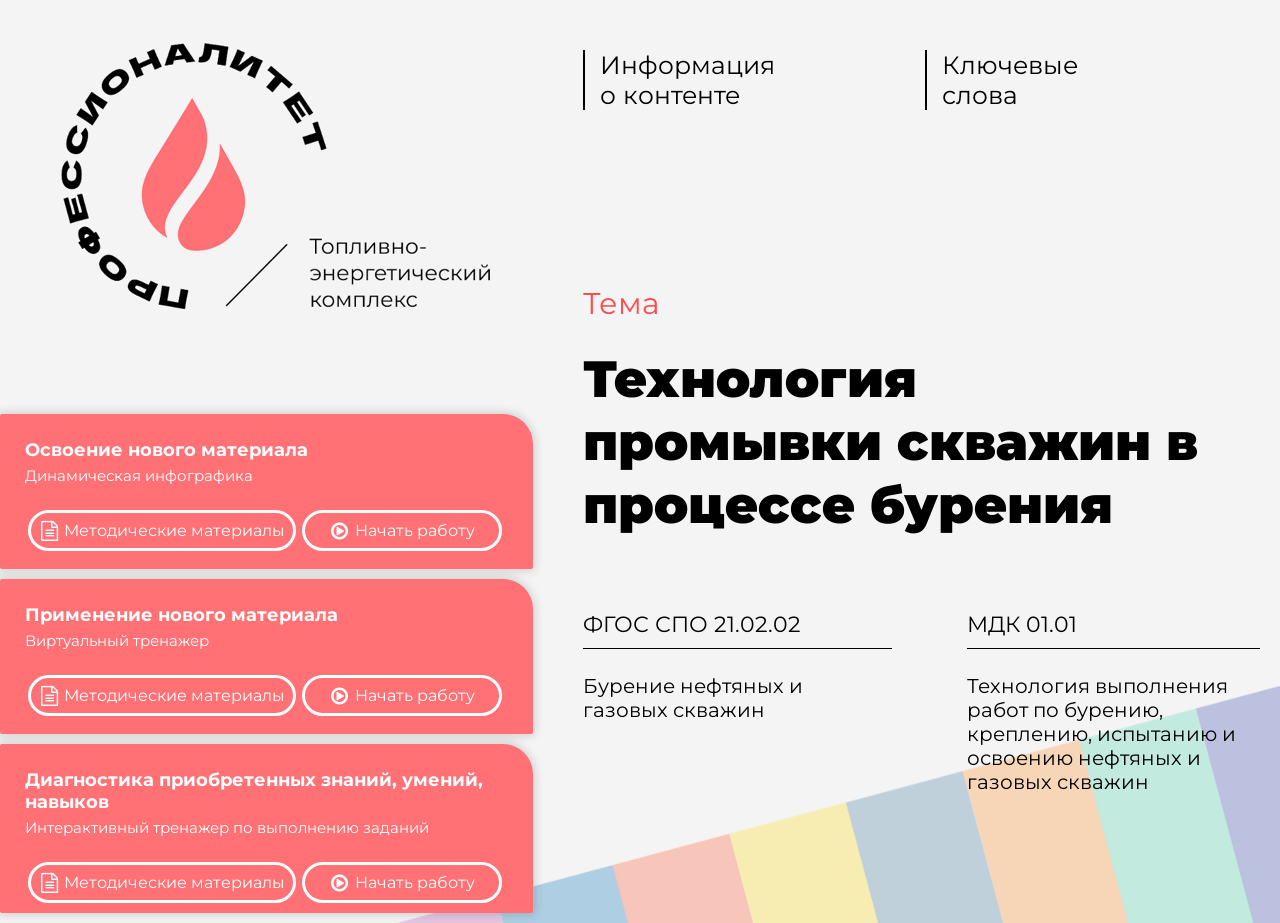
<file: index.html>
<!DOCTYPE html>
<html lang="en">
<head>
    <meta charset="UTF-8">
    <meta name="viewport" content="width=device-width, initial-scale=1.0">
    <script src="./data/data_main_p.js"></script>
    <script src="./scripts/main_page.js" defer></script>
    <title id="title_text_place"> </title>
    <link rel="stylesheet" href="https://cdnjs.cloudflare.com/ajax/libs/font-awesome/4.7.0/css/font-awesome.css" integrity="sha512-5A8nwdMOWrSz20fDsjczgUidUBR8liPYU+WymTZP1lmY9G6Oc7HlZv156XqnsgNUzTyMefFTcsFH/tnJE/+xBg==" crossorigin="anonymous" referrerpolicy="no-referrer" />
    <link rel="stylesheet" href="./styles/style.css">
    <link rel="stylesheet" href="./styles/popup.css">
    <link type="Image/x-icon" href="./content/favicon.ico" rel="icon">
</head>
<body class="main_viewport" id="#style-10">
    <div class="main_container">
        <img src="content/main_logo.png" alt="main_logo" class="main_logo1">
        <div class="left_side">
            <div class="main_logo">
                <img src="content/main_logo.png" alt="main_logo" class="main_logo2">
            </div>
            <div class="buttons_content">
                <div class="lern_new_material">
                    <div class="upper_side">
                        <p class="first_word">Освоение нового материала</p>
                        <p id="card_eom_1" class="second_word">Динамическая инфографика</p>
                        <div class="bottom_side">
                            <div class="btn_metod_mat">
                                <a href="#popup3" class="link_metod_mat"><i class="fa fa-file-text-o" aria-hidden="true"></i>
                                    Методические материалы
                                </a>
                            </div>
                            <div class="btn_metod_mat">
                                <a href="./pages/eom_1_unit/index.html" class="link_metod_mat"><i class="fa fa-play-circle-o" aria-hidden="true"></i>
                                    Начать работу
                                </a>
                            </div>
                        </div>
                    </div>
                </div>
                <div class="practic_new_material">
                    <div class="upper_side">
                        <p class="first_word">Применение нового материала</p>
                        <p class="second_word">Виртуальный тренажер</p>
                        <div class="bottom_side">
                            <div class="btn_metod_mat">
                                <a href="#popup4" class="link_metod_mat"><i class="fa fa-file-text-o" aria-hidden="true"></i>
                                    Методические материалы
                                </a>
                            </div>
                            <div class="btn_metod_mat">
                                <a href="./pages/eom_2_unit/index.html" class="link_metod_mat"><i class="fa fa-play-circle-o" aria-hidden="true"></i>
                                    Начать работу
                                </a>
                            </div>
                        </div>
                    </div>
                </div>
                <div class="test_new_material">
                    <div class="upper_side">
                        <p class="first_word">Диагностика приобретенных знаний, умений, навыков</p>
                        <p id="card_eom_3" class="second_word">Интерактивная мини-игра</p>
                        <div class="bottom_side">
                            <div class="btn_metod_mat">
                                <a href="#popup5" class="link_metod_mat"><i class="fa fa-file-text-o" aria-hidden="true"></i>
                                    Методические материалы
                                </a>
                            </div>
                            <div class="btn_metod_mat">
                                <a id="eom_3_ref" href="./pages/eom_3_unit/index.html" class="link_metod_mat"><i class="fa fa-play-circle-o" aria-hidden="true"></i>
                                    Начать работу
                                </a>
                            </div>
                        </div>
                    </div>
                </div>
            </div>
        </div>
        <div class="right_side">
            <div id="upper_right2" class="upper_right">
                <div class="content_info">
                    <a href="#popup1" class="link_content_info">Информация <br>о контенте</br></a>
                </div>
                <div class="key_word">
                    <a href="#popup2" class="link_key_word">Ключевые <br>слова</br></a>
                </div>
            </div>
            <div class="center_right">
                <p class="theme">Тема</p>
                <p class="main_content_name"> 

                </p>
            </div>
            <div class="bottom_right">
                <div class="fgos_and_mdk">
                    <div>
                        <h5 class="fgos">ФГОС СПО <span id="fgos_number"> </span></h5>
                        <p class="fgos_text" id="fgos_text_place">
                            
                        </p>
                    </div>
                    <div>
                        <h5 class="mdk">МДК <span id="mdk_number"> </span></h5>
                        <p class="mdk_text" id="mdk_text_place">
                            
                        </p>
                    </div>
                </div>
            </div>
        </div>
    </div>
    <div id="popup1" class="popup">
        <div class="popup_body">
            <div class="popup_content">
                <div class="popup_header">
                    <h3>Информация о контенте</h3>
                    <a href="#" class="close_popup"><i class="fa fa-times-circle fa-2xl" aria-hidden="true"></i></a>
                </div>
                <div class="popup_text" id="popup_text_1">
                    <h3 class="popup_content_header">ФГОС СПО</h3>
                    <p class="popup_tex_content"></p>
                    <h3 class="popup_content_header">ПОП Профессионалитета</h3>
                    <p class="popup_tex_content"></p>
                    <h3 class="popup_content_header">Профессиональный модуль</h3>
                    <p class="popup_tex_content"></p>
                    <h3 class="popup_content_header">МДК</h3>
                    <p class="popup_tex_content"></p>
                    <h3 class="popup_content_header">Раздел</h3>
                    <p class="popup_tex_content"></p>
                    <h3 class="popup_content_header">Тема</h3>
                    <p class="popup_tex_content"></p>
                </div>
            </div>
        </div>
    </div>
    <div id="popup2" class="popup">
        <div class="popup_body">
            <div class="popup_content">
                <div class="popup_header">
                    <h3>Ключевые слова</h3>
                    <a href="#" class="close_popup"><i class="fa fa-times-circle fa-2xl" aria-hidden="true"></i></a>
                </div>
                <div class="popup_text" id="popup_text_2">

                </div>
            </div>
        </div>
    </div>
    <div id="popup3" class="popup">
        <div class="popup_body">
            <div class="popup_content">
                <div class="popup_header">
                    <h3>  </h3>
                    <a href="#" class="close_popup"><i class="fa fa-times-circle fa-2xl" aria-hidden="true"></i></a>
                </div>
                <div class="popup_text methods" id="popup_text_3">
                </div>
            </div>
        </div>
    </div>
    <div id="popup4" class="popup">
        <div class="popup_body">
            <div class="popup_content">
                <div class="popup_header">
                    <h3> </h3>
                    <a href="#" class="close_popup"><i class="fa fa-times-circle fa-2xl" aria-hidden="true"></i></a>
                </div>
                <div class="popup_text methods" id="popup_text_4">

                </div>
            </div>
        </div>
    </div>
    <div id="popup5" class="popup">
        <div class="popup_body">
            <div class="popup_content">
                <div class="popup_header">
                    <h3>  </h3>
                    <a href="#" class="close_popup"><i class="fa fa-times-circle fa-2xl" aria-hidden="true"></i></a>
                </div>
                <div class="popup_text methods" id="popup_text_5">

                </div>
            </div>
        </div>
    </div>
</body>
</html>
</file>
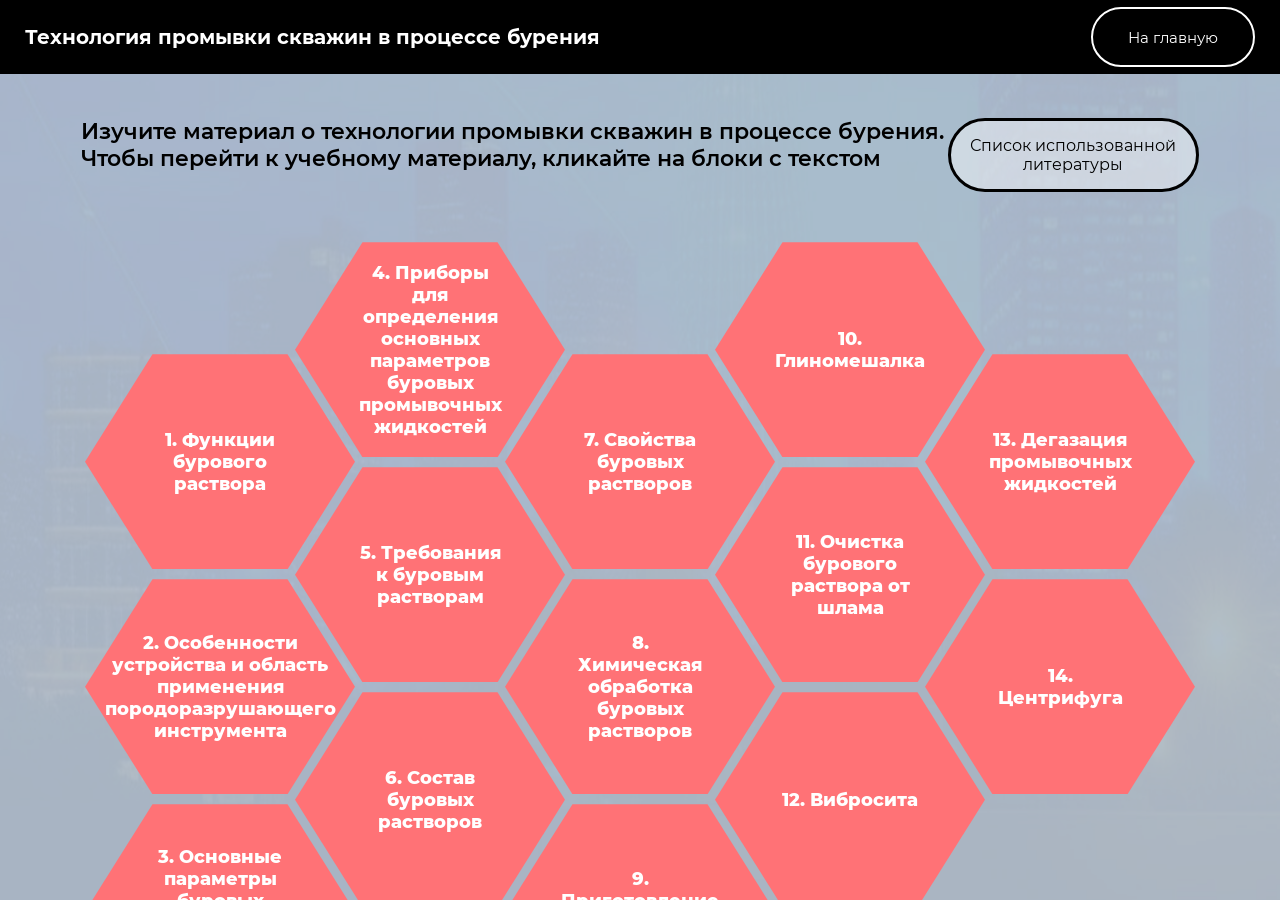
<file: pages/eom_1_unit/index.html>
<!DOCTYPE html>
<html lang="en">
<head id="meta_head">
    <meta charset="UTF-8">
    <meta name="viewport" content="width=device-width, initial-scale=1.0">
    <script src="../../data/data_main_p.js"></script>
    <script src="../../data/data_eom_1.js"></script>
    <script src="./scripts/main.js" defer></script>
    <script src="./scripts/create_pages.js" defer></script>
    <script src="../../scripts/zoom.js" defer></script>
    <script src="../../scripts/katex/katex.js" async></script>
    <script src="../../scripts/katex/katex.min.js" async></script>
    <script src="../../scripts/katex/render.js" async></script>
    <link rel="stylesheet" href="../../scripts/katex/katex.css">
    <link rel="stylesheet" href="../../scripts/katex/katex.min.css">
    <link rel="stylesheet" href="./styles/main.css">
    <link rel="stylesheet" href="../../styles/fonts/stylesheet.css">
    <link rel="stylesheet" href="./styles/custom_pages.css">
    <title id="title_of_eom_1">Test</title>
    <link type="Image/x-icon" href="../../content/favicon.ico" rel="icon">
</head>
<body id="main_window_eom_one">
    <header id="header" class="black_title">
        <h1 id="header_text">Заголовок</h1>
        <button id="backward_button">На главную</button>
    </header>
    <div class="content-wrapper" id="contentWrapper">
        <div id="content"></div>
    </div>
</body>
</html>
</file>
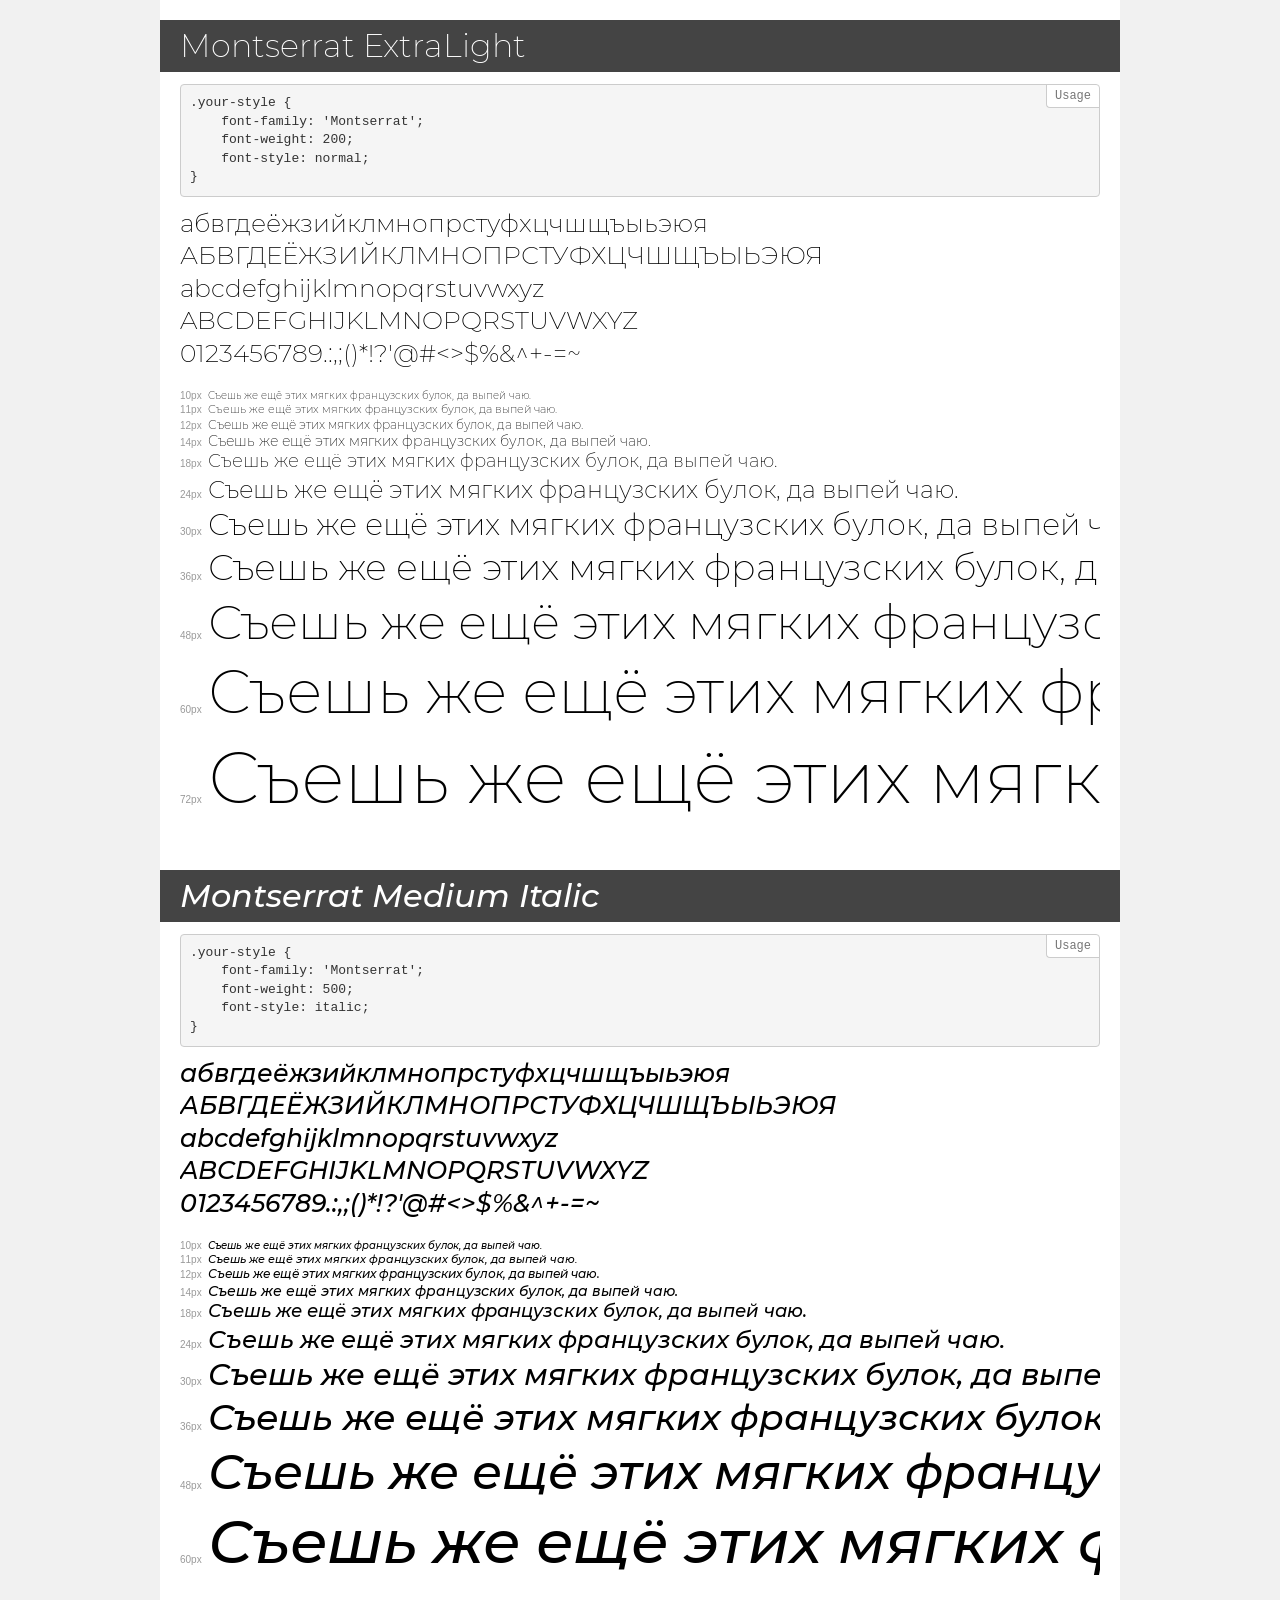
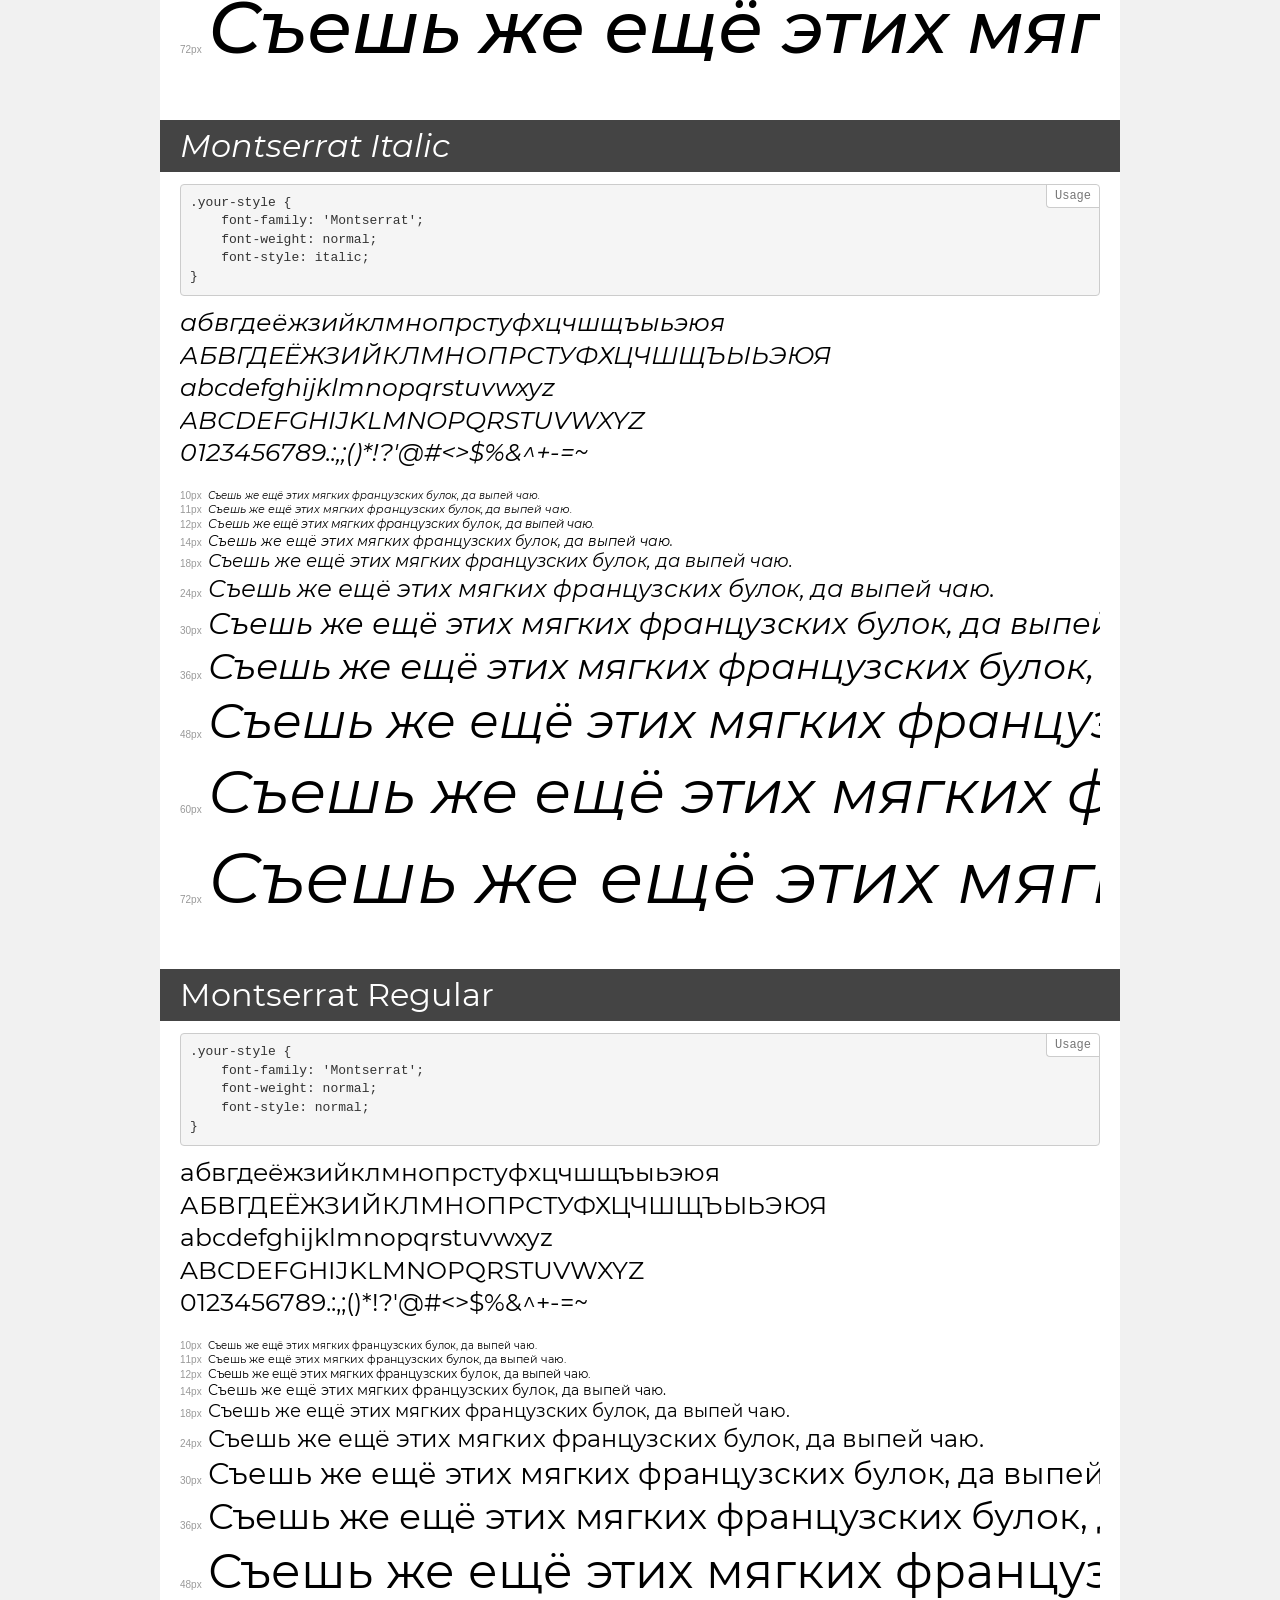
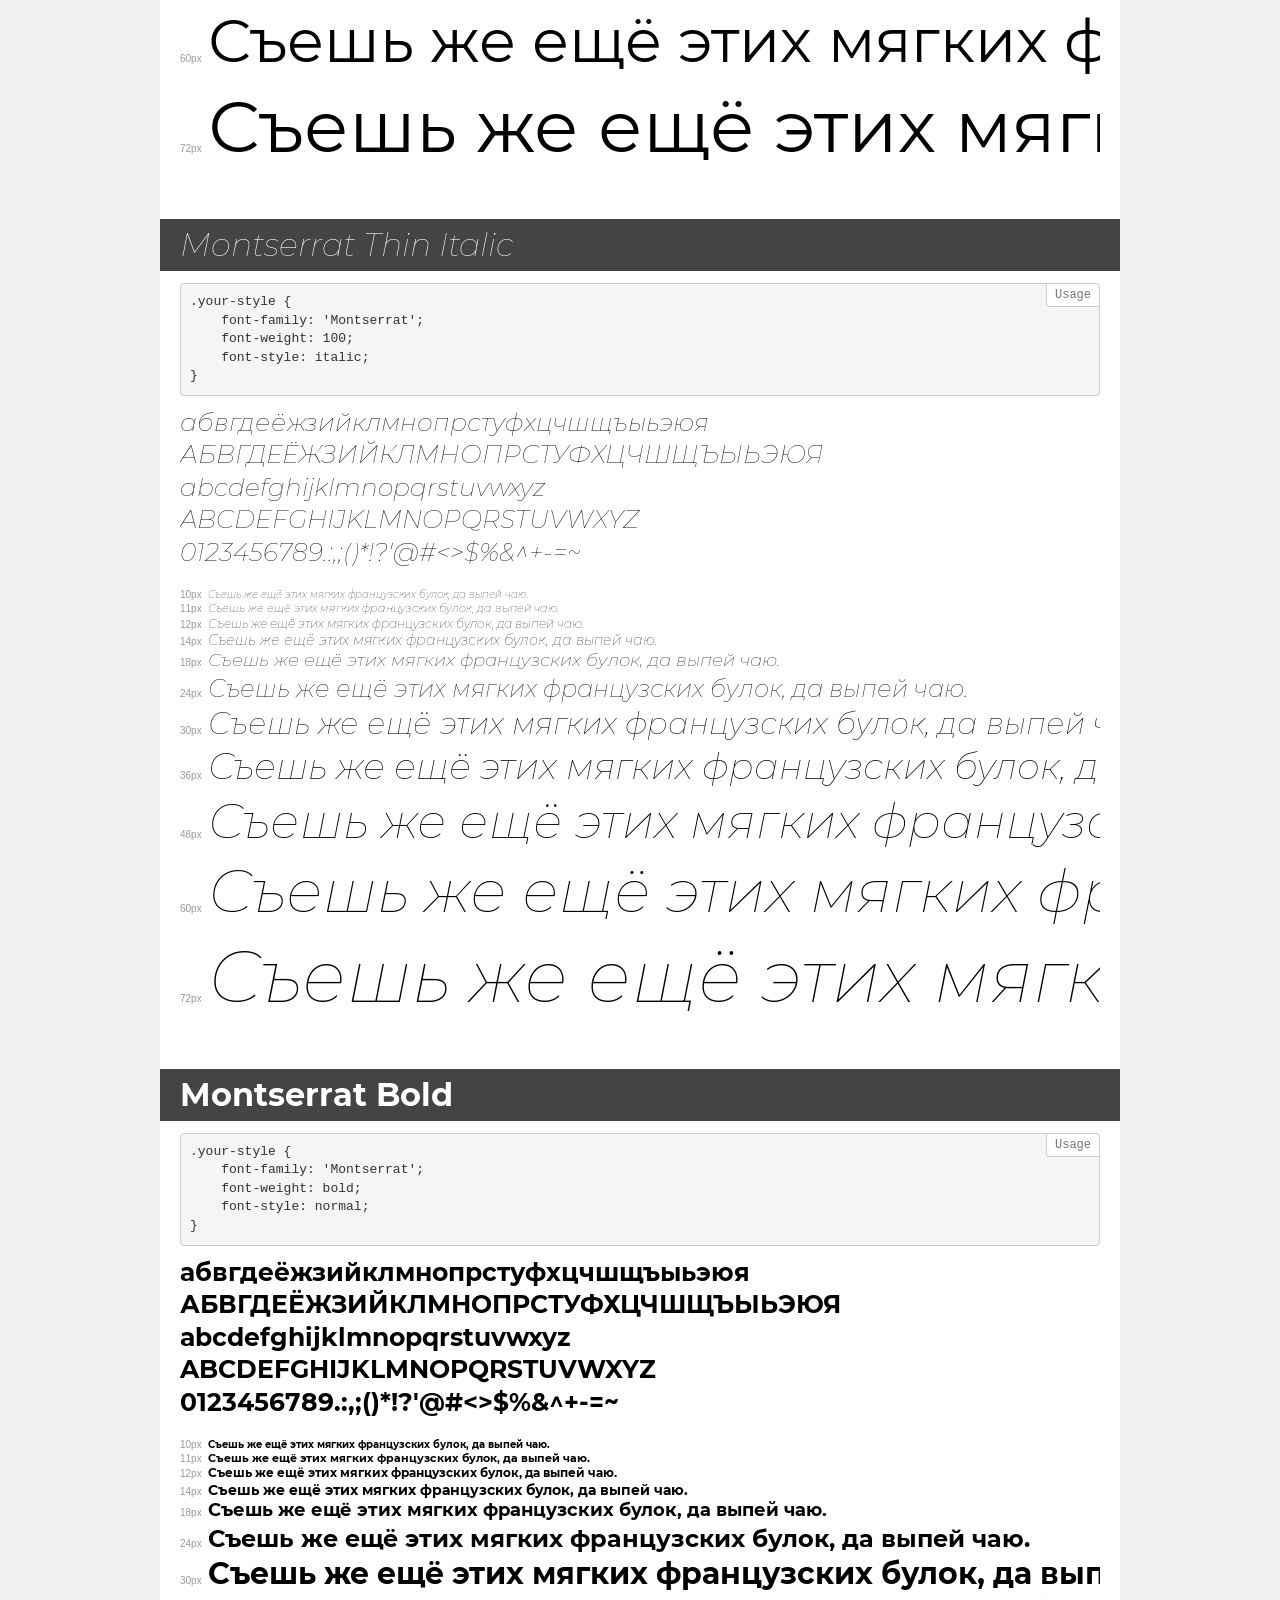
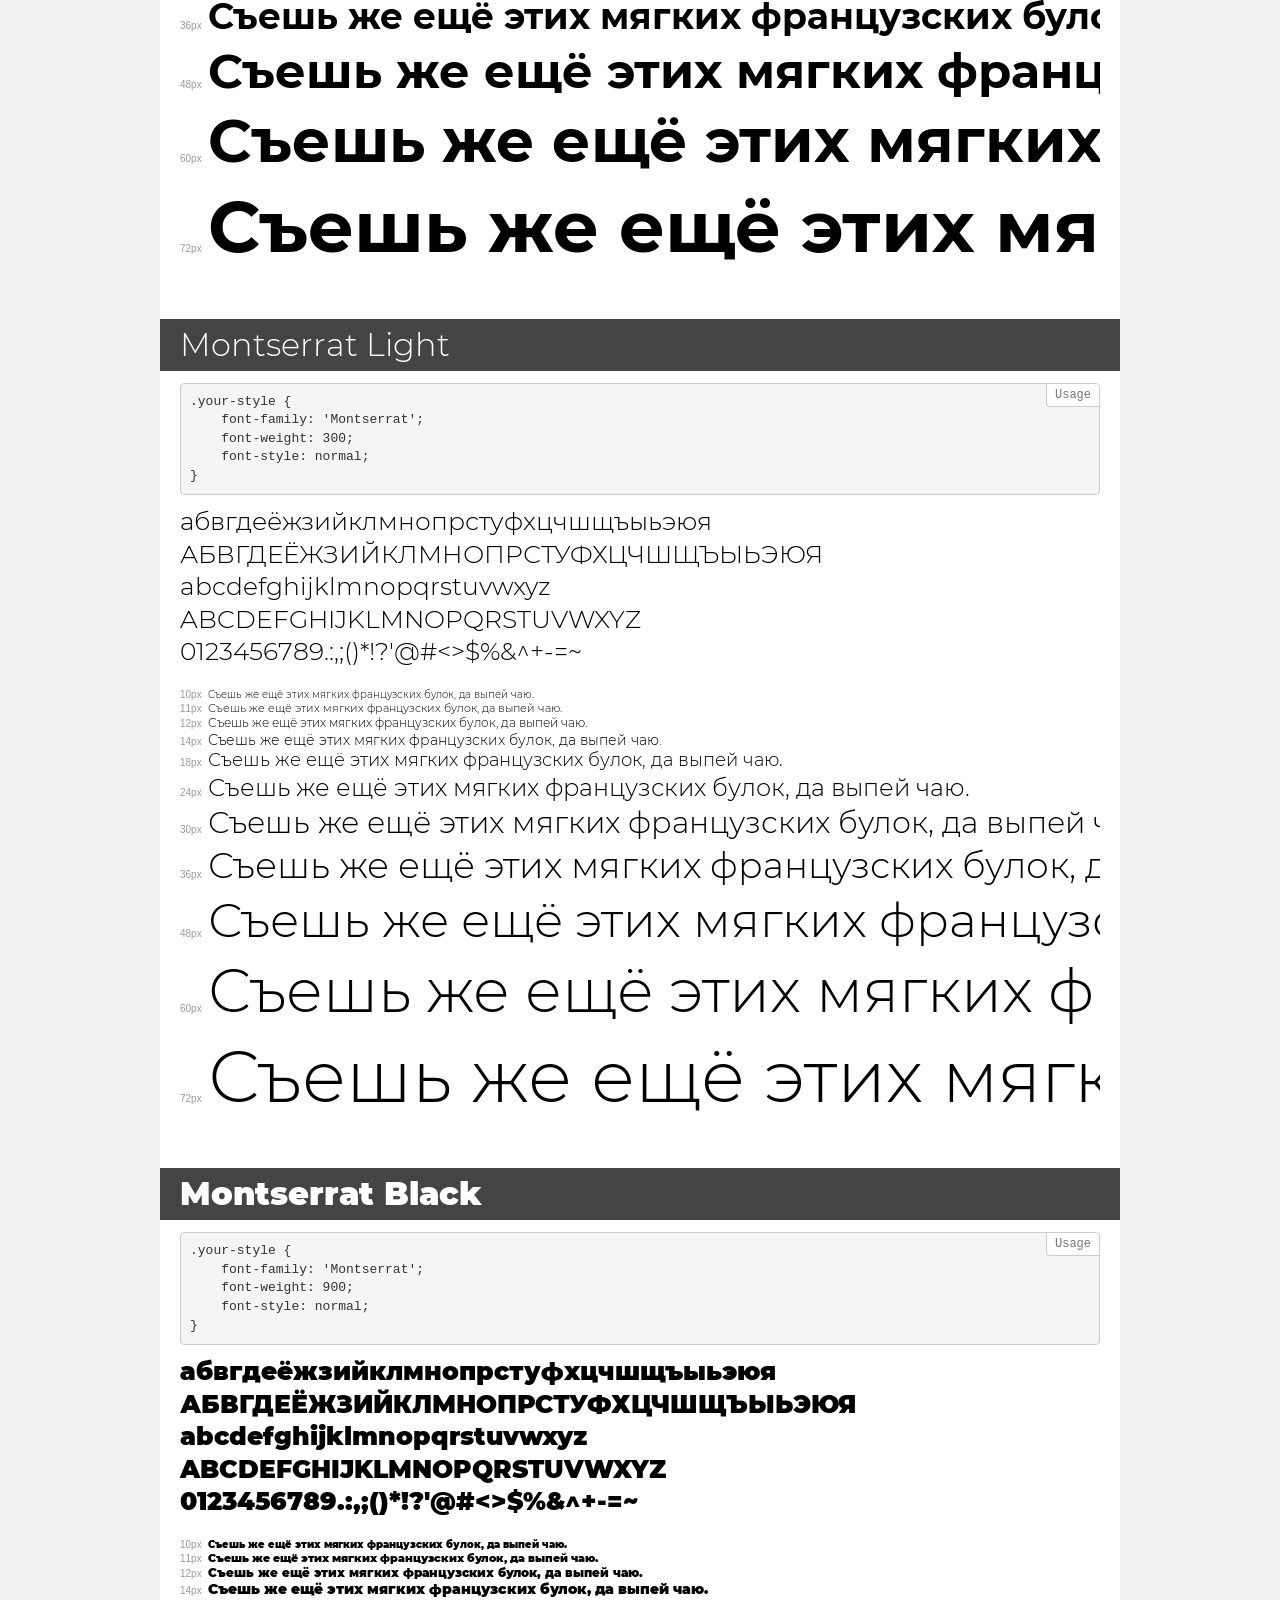
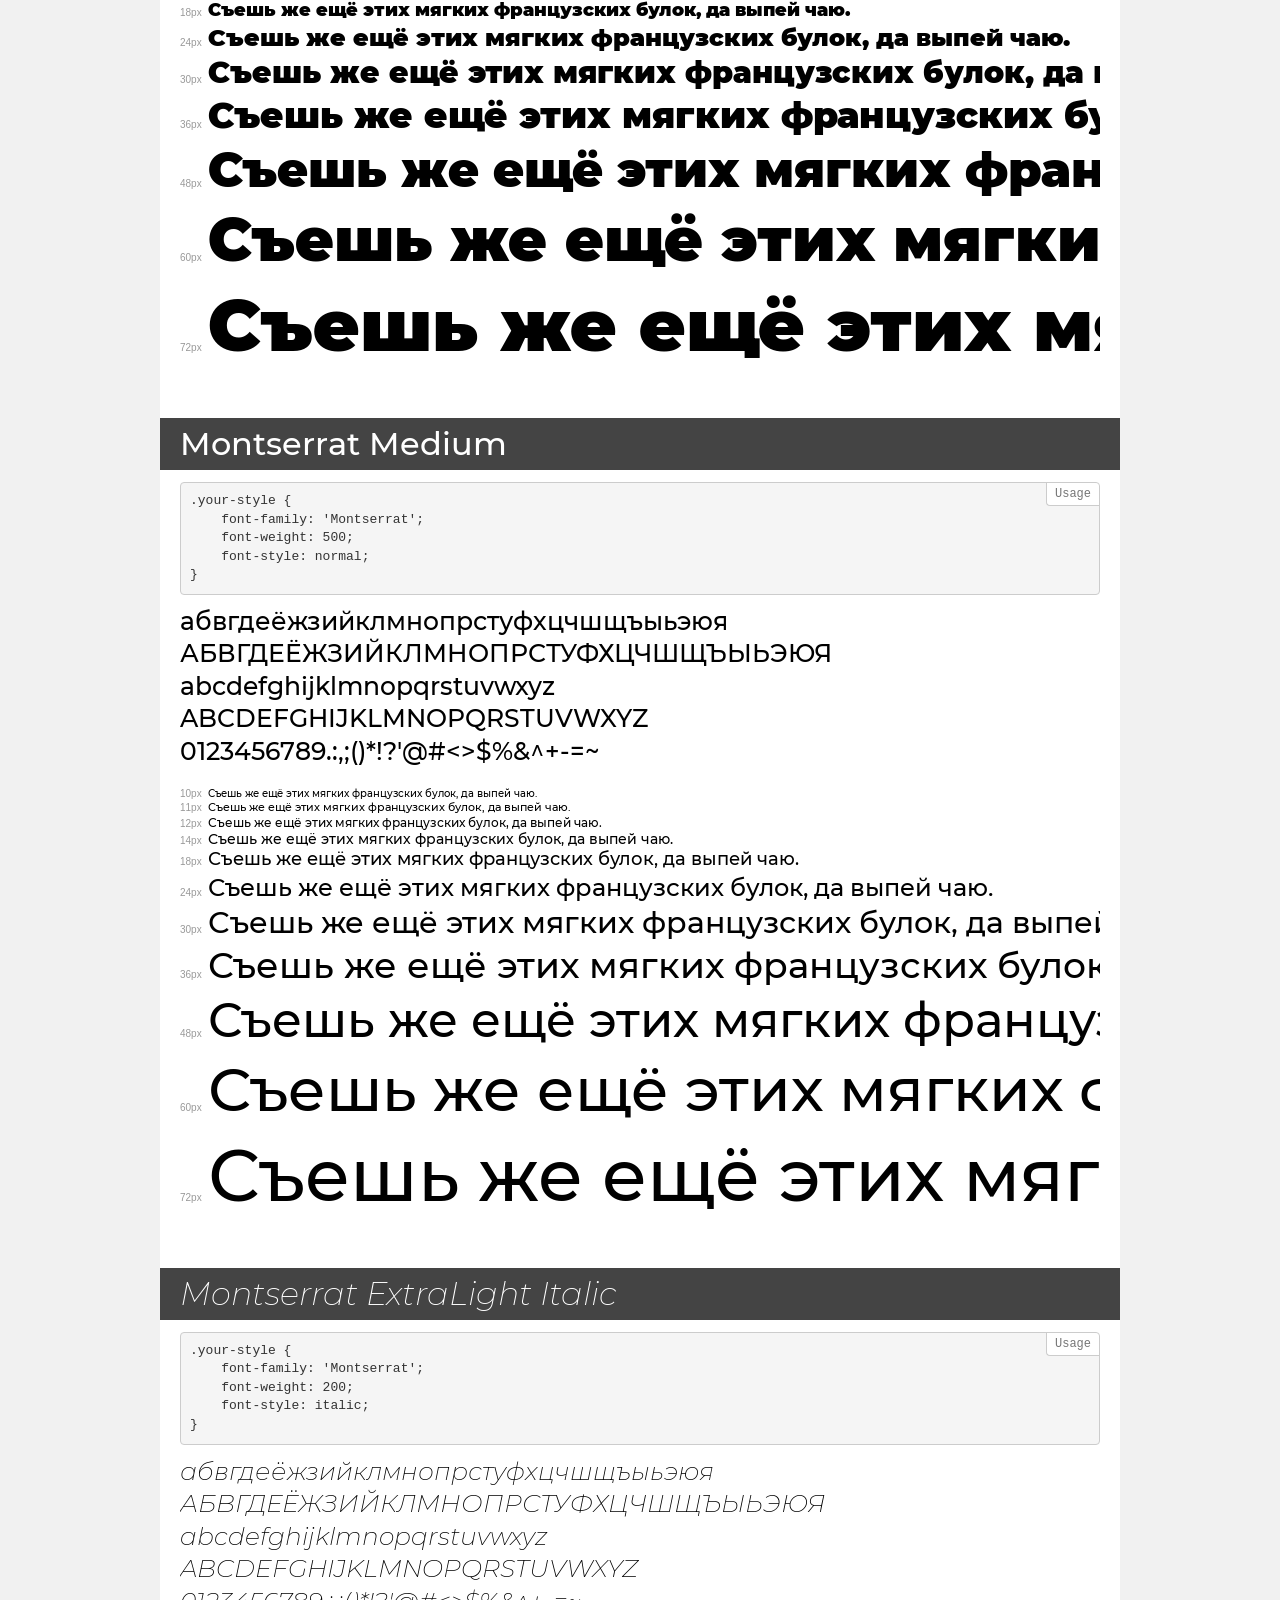
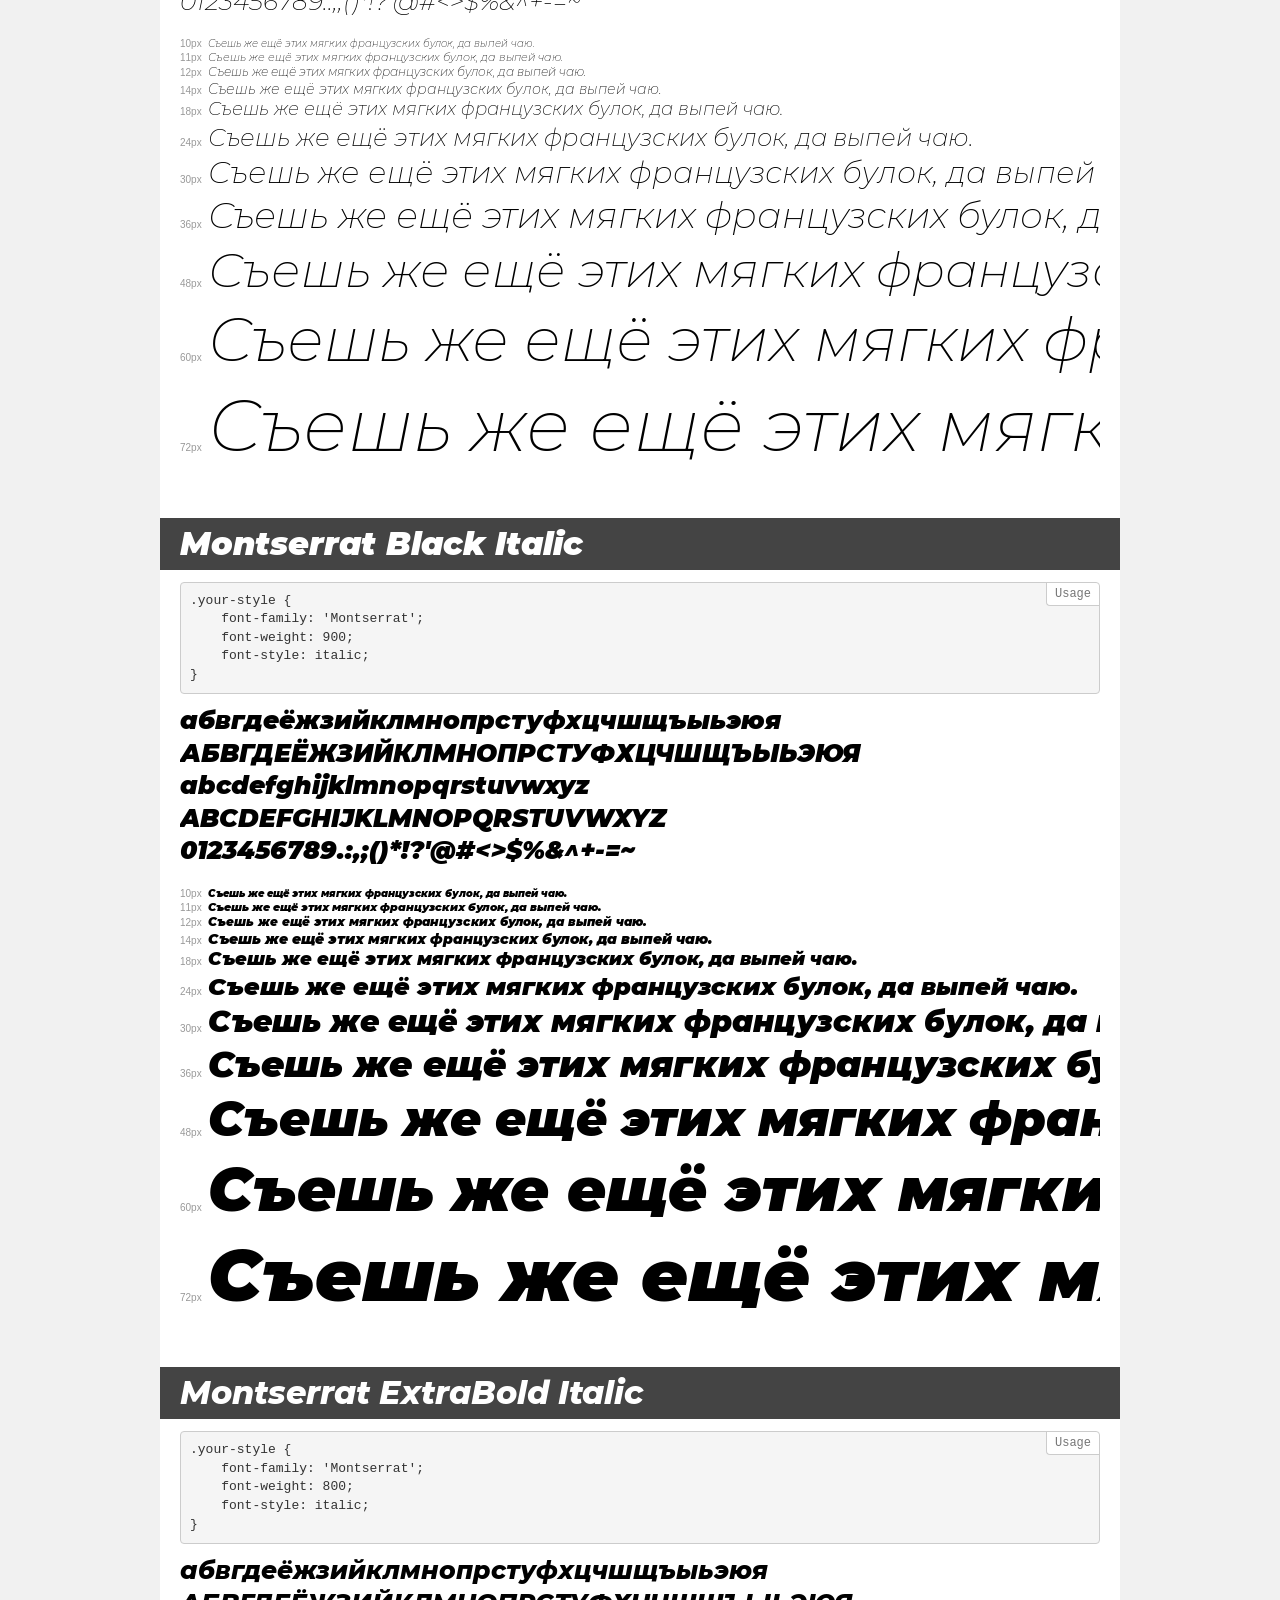
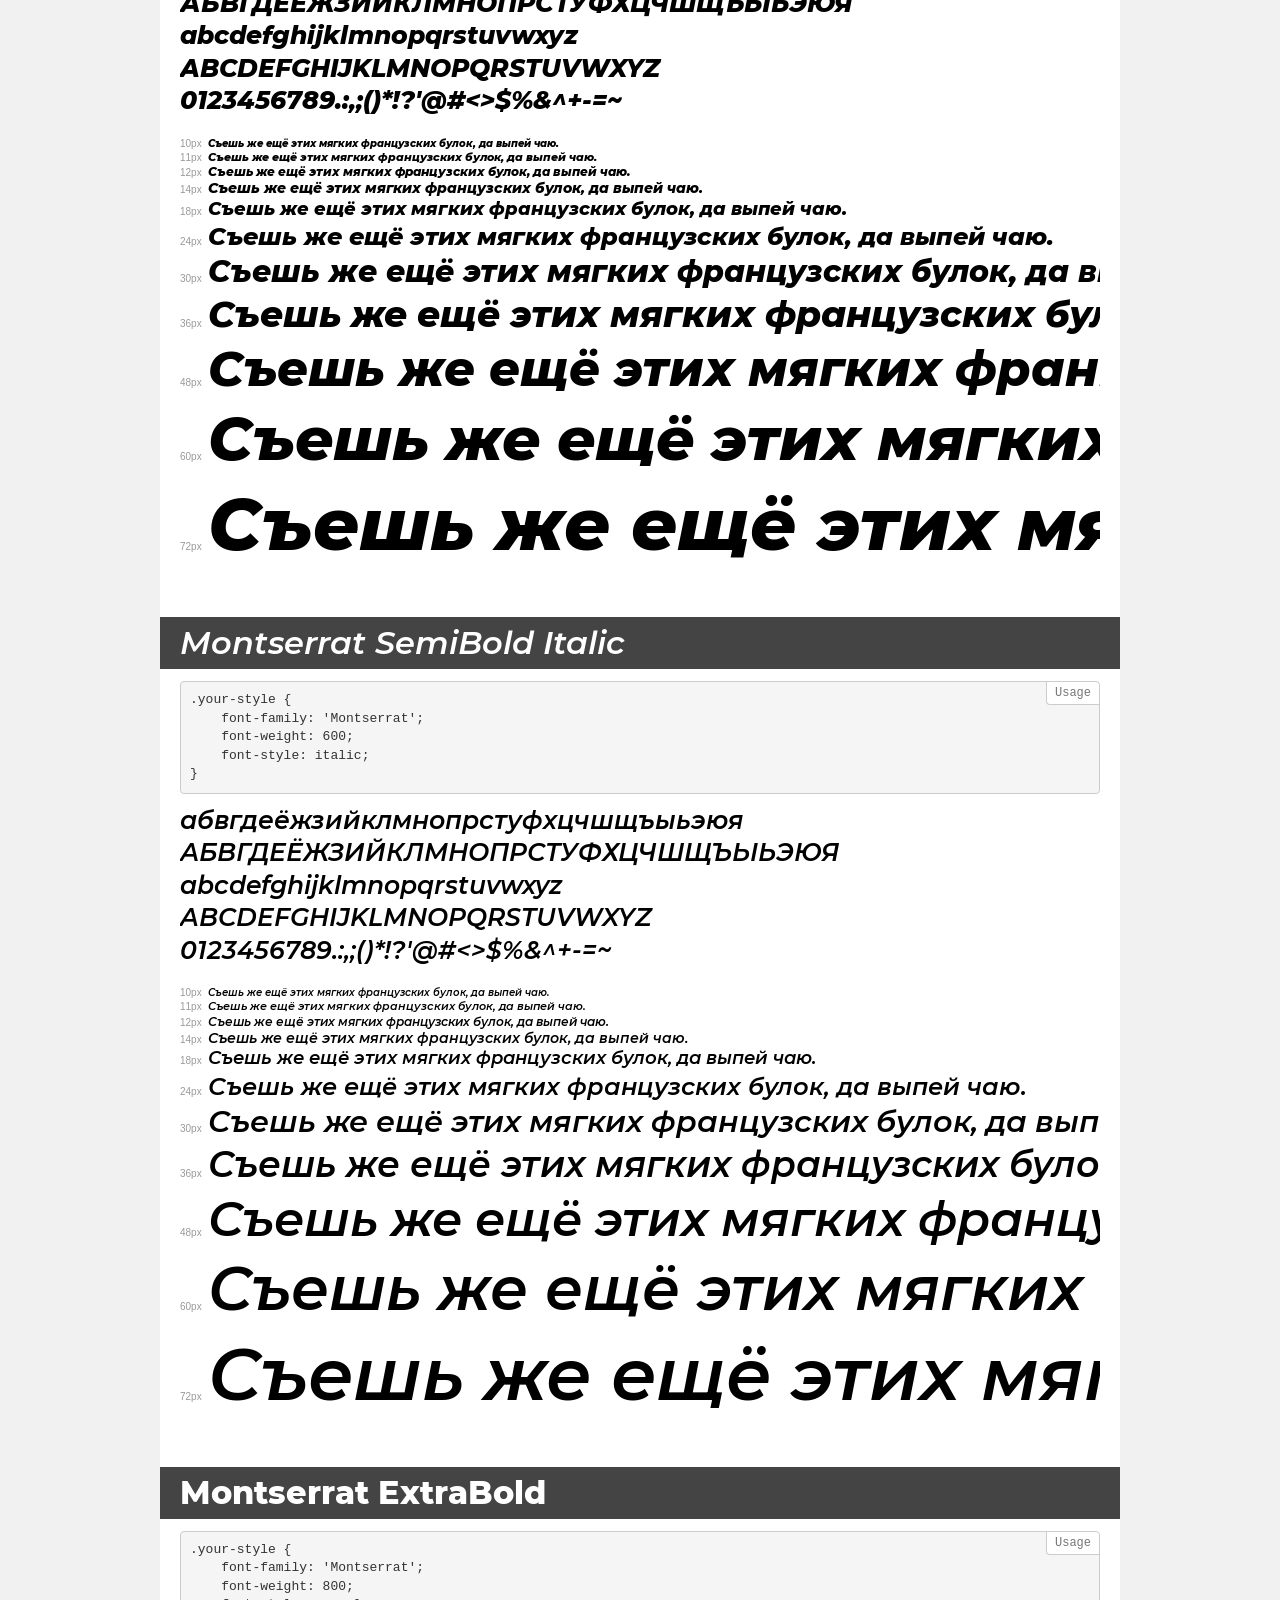
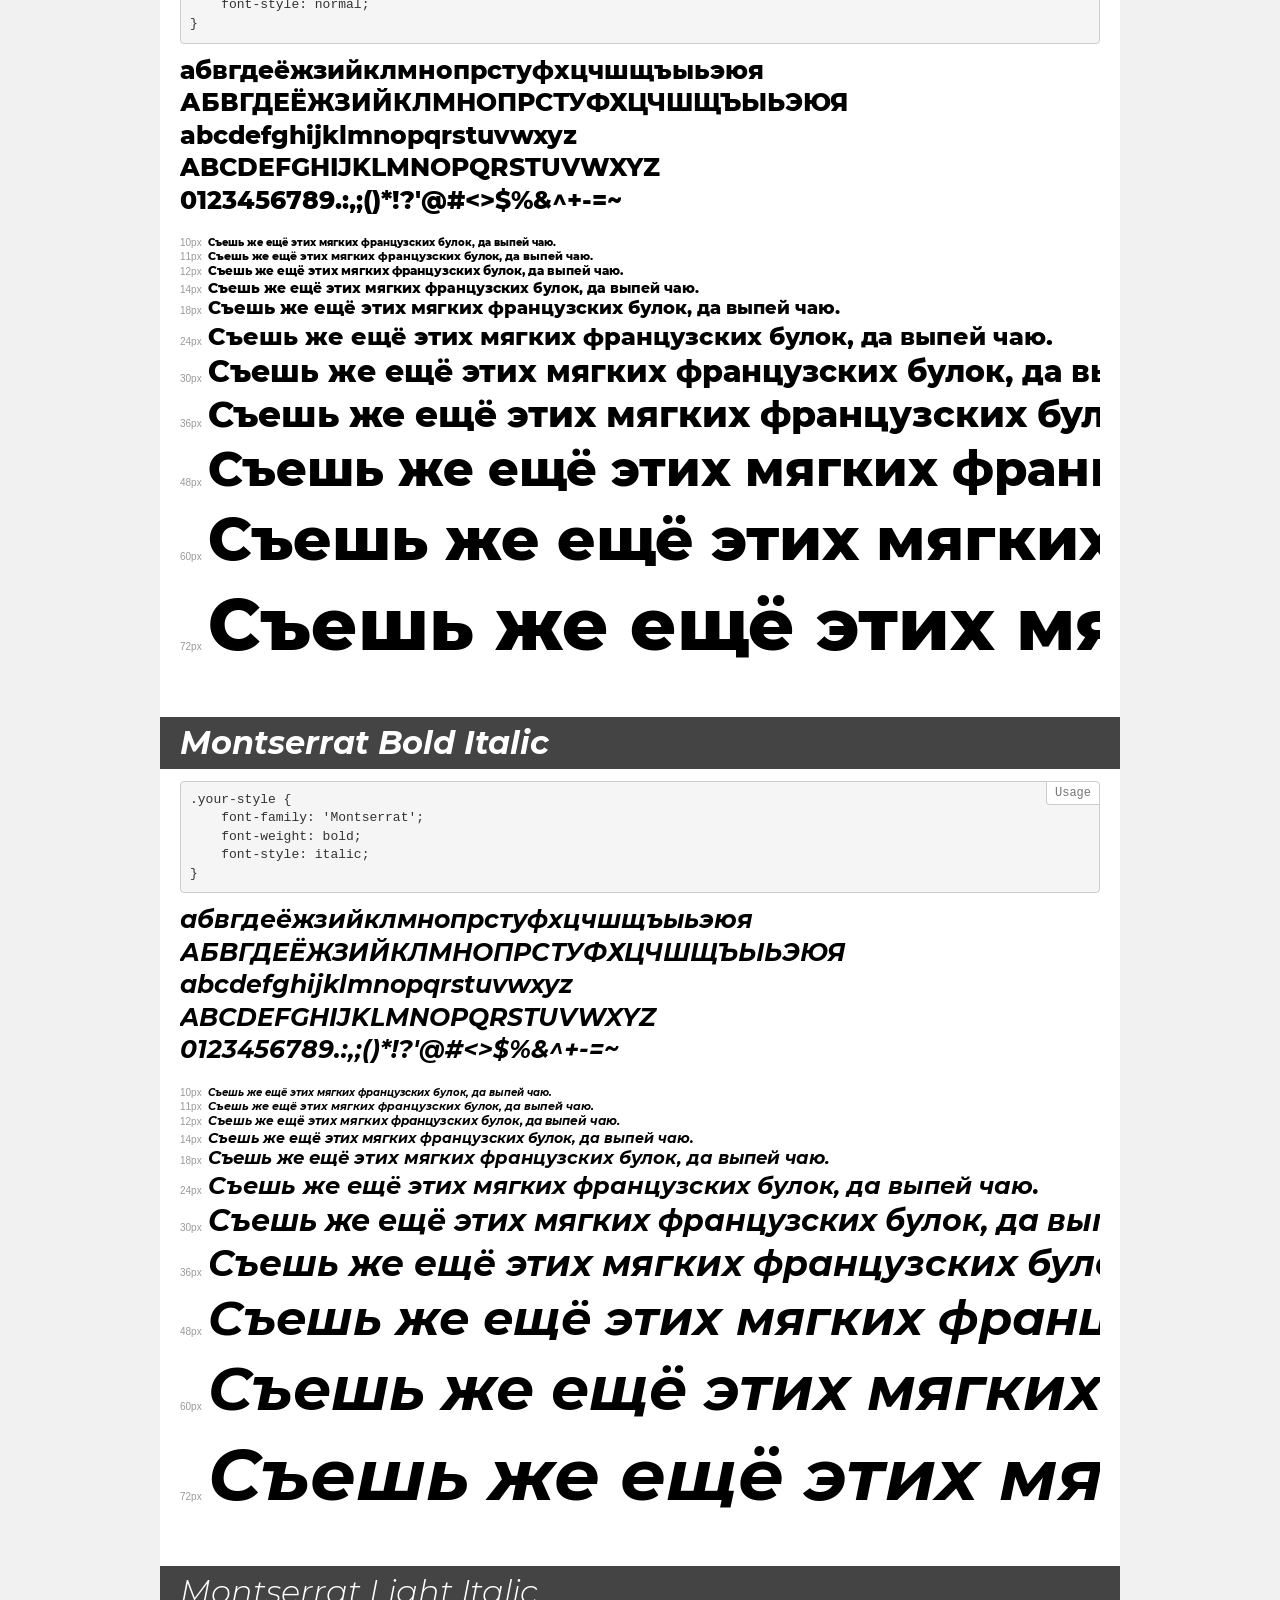
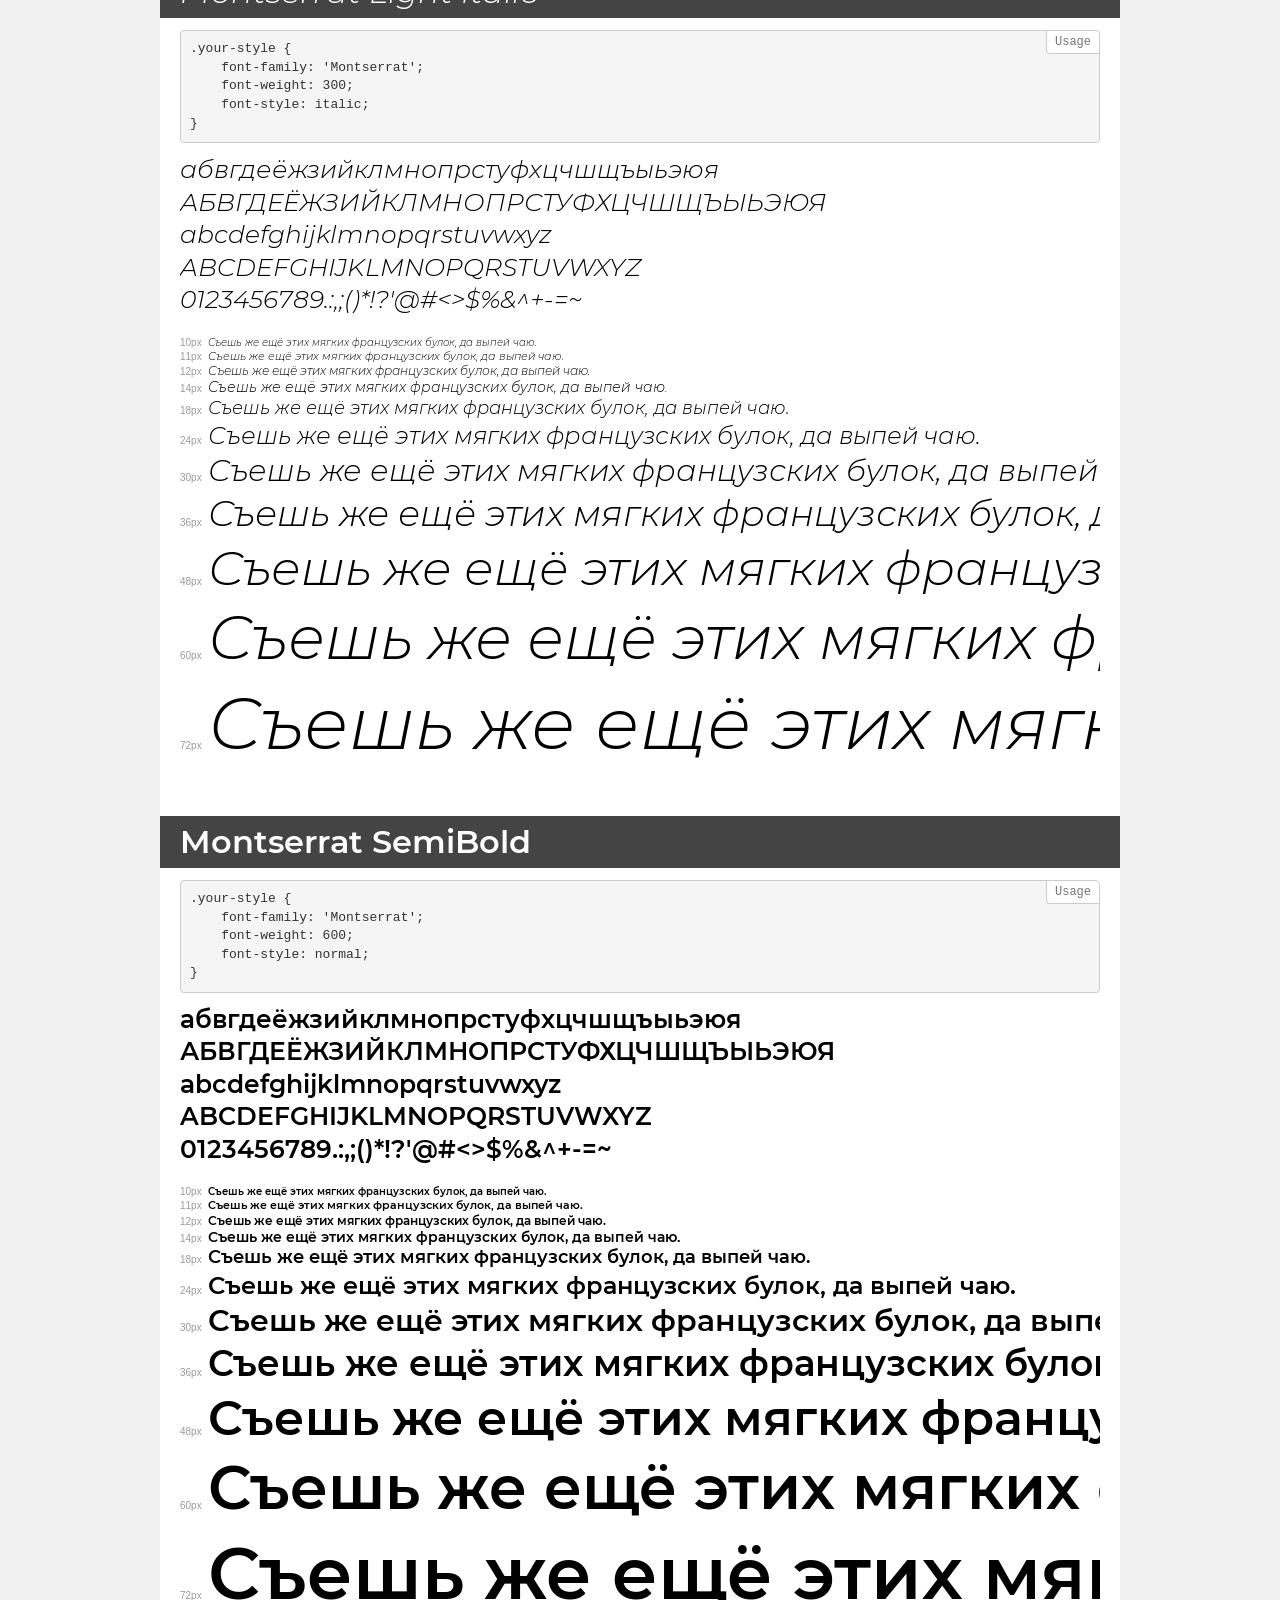
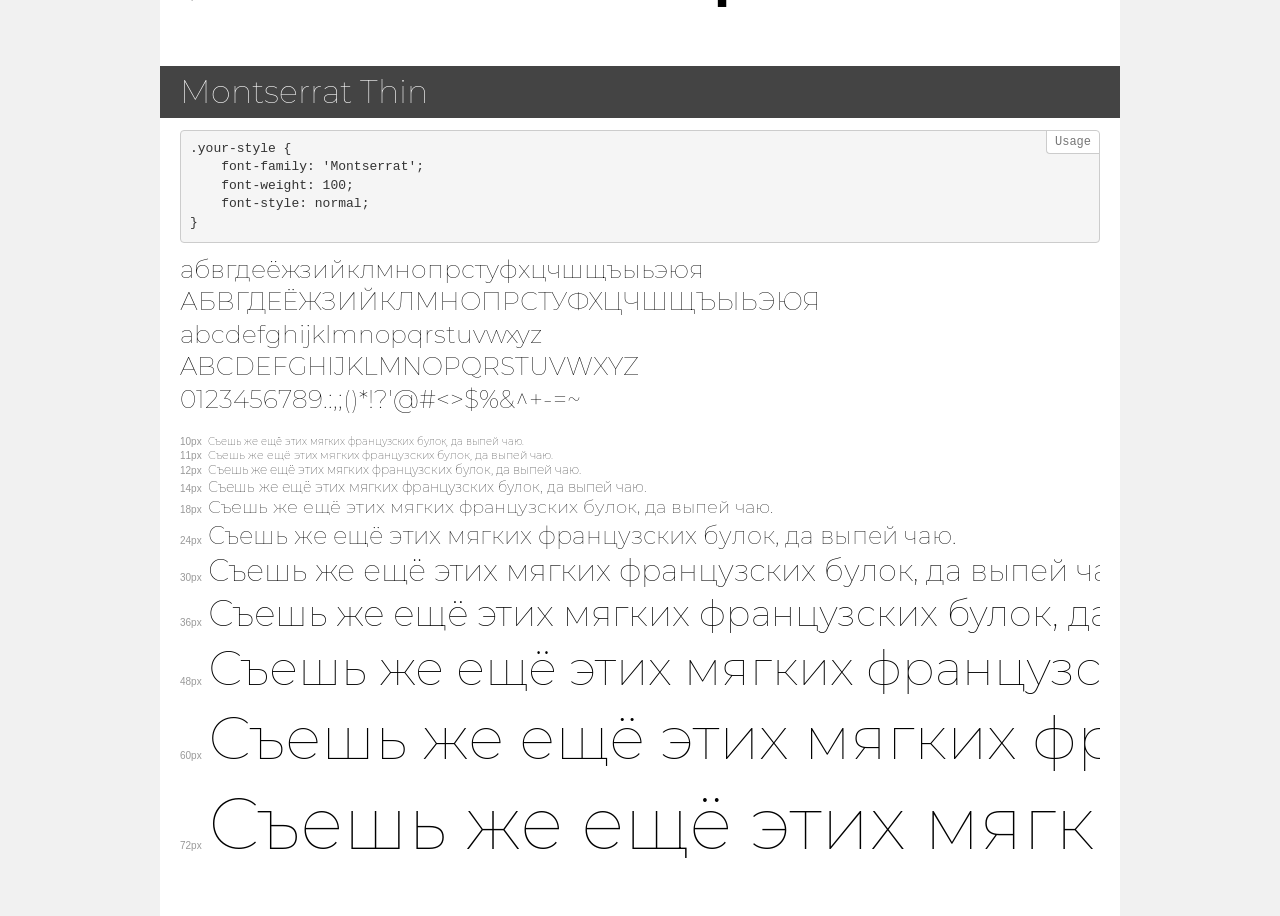
<file: styles/fonts/demo.html>
<!DOCTYPE html>
<html>
<head>
    <meta charset="utf-8">
    <meta http-equiv="X-UA-Compatible" content="IE=edge">
    <meta name="viewport" content="width=device-width, initial-scale=1">
    <meta name="robots" content="noindex, noarchive">
    <meta name="format-detection" content="telephone=no">
    <title>Transfonter demo</title>
    <link href="stylesheet.css" rel="stylesheet">
    <style>
        /*
        http://meyerweb.com/eric/tools/css/reset/
        v2.0 | 20110126
        License: none (public domain)
        */
        html, body, div, span, applet, object, iframe,
        h1, h2, h3, h4, h5, h6, p, blockquote, pre,
        a, abbr, acronym, address, big, cite, code,
        del, dfn, em, img, ins, kbd, q, s, samp,
        small, strike, strong, sub, sup, tt, var,
        b, u, i, center,
        dl, dt, dd, ol, ul, li,
        fieldset, form, label, legend,
        table, caption, tbody, tfoot, thead, tr, th, td,
        article, aside, canvas, details, embed,
        figure, figcaption, footer, header, hgroup,
        menu, nav, output, ruby, section, summary,
        time, mark, audio, video {
            margin: 0;
            padding: 0;
            border: 0;
            font-size: 100%;
            font: inherit;
            vertical-align: baseline;
        }
        /* HTML5 display-role reset for older browsers */
        article, aside, details, figcaption, figure,
        footer, header, hgroup, menu, nav, section {
            display: block;
        }
        body {
            line-height: 1;
        }
        ol, ul {
            list-style: none;
        }
        blockquote, q {
            quotes: none;
        }
        blockquote:before, blockquote:after,
        q:before, q:after {
            content: '';
            content: none;
        }
        table {
            border-collapse: collapse;
            border-spacing: 0;
        }
        /* common styles */
        body {
            background: #f1f1f1;
            color: #000;
        }
        .page {
            background: #fff;
            width: 920px;
            margin: 0 auto;
            padding: 20px 20px 0 20px;
            overflow: hidden;
        }
        .font-container {
            overflow-x: auto;
            overflow-y: hidden;
            margin-bottom: 40px;
            line-height: 1.3;
            white-space: nowrap;
            padding-bottom: 5px;
        }
        h1 {
            position: relative;
            background: #444;
            font-size: 32px;
            color: #fff;
            padding: 10px 20px;
            margin: 0 -20px 12px -20px;
        }
        .letters {
            font-size: 25px;
            margin-bottom: 20px;
        }
        .s10:before {
            content: '10px';
        }
        .s11:before {
            content: '11px';
        }
        .s12:before {
            content: '12px';
        }
        .s14:before {
            content: '14px';
        }
        .s18:before {
            content: '18px';
        }
        .s24:before {
            content: '24px';
        }
        .s30:before {
            content: '30px';
        }
        .s36:before {
            content: '36px';
        }
        .s48:before {
            content: '48px';
        }
        .s60:before {
            content: '60px';
        }
        .s72:before {
            content: '72px';
        }
        .s10:before, .s11:before, .s12:before, .s14:before,
        .s18:before, .s24:before, .s30:before, .s36:before,
        .s48:before, .s60:before, .s72:before {
            font-family: Arial, sans-serif;
            font-size: 10px;
            font-weight: normal;
            font-style: normal;
            color: #999;
            padding-right: 6px;
        }
        pre {
            display: block;
            position: relative;
            padding: 9px;
            margin: 0 0 10px;
            font-family: Monaco, Menlo, Consolas, "Courier New", monospace !important;
            font-size: 13px;
            line-height: 1.428571429;
            color: #333;
            font-weight: normal !important;
            font-style: normal !important;
            background-color: #f5f5f5;
            border: 1px solid #ccc;
            overflow-x: auto;
            border-radius: 4px;
        }
        pre:after {
            display: block;
            position: absolute;
            right: 0;
            top: 0;
            content: 'Usage';
            line-height: 1;
            padding: 5px 8px;
            font-size: 12px;
            color: #767676;
            background-color: #fff;
            border: 1px solid #ccc;
            border-right: none;
            border-top: none;
            border-radius: 0 4px 0 4px;
            z-index: 10;
        }
        /* responsive */
        @media (max-width: 959px) {
            .page {
                width: auto;
                margin: 0;
            }
        }
    </style>
</head>
<body>
<div class="page">
    <div class="demo" style="font-family: 'Montserrat'; font-weight: 200; font-style: normal;">
        <h1>Montserrat ExtraLight</h1>
        <pre>.your-style {
    font-family: 'Montserrat';
    font-weight: 200;
    font-style: normal;
}</pre>
        <div class="font-container">
            <p class="letters">
                абвгдеёжзийклмнопрстуфхцчшщъыьэюя<br>
АБВГДЕЁЖЗИЙКЛМНОПРСТУФХЦЧШЩЪЫЬЭЮЯ<br>
abcdefghijklmnopqrstuvwxyz<br>
ABCDEFGHIJKLMNOPQRSTUVWXYZ<br>
                0123456789.:,;()*!?'@#<>$%&^+-=~
            </p>
            <p class="s10" style="font-size: 10px;">Съешь же ещё этих мягких французских булок, да выпей чаю.</p>
            <p class="s11" style="font-size: 11px;">Съешь же ещё этих мягких французских булок, да выпей чаю.</p>
            <p class="s12" style="font-size: 12px;">Съешь же ещё этих мягких французских булок, да выпей чаю.</p>
            <p class="s14" style="font-size: 14px;">Съешь же ещё этих мягких французских булок, да выпей чаю.</p>
            <p class="s18" style="font-size: 18px;">Съешь же ещё этих мягких французских булок, да выпей чаю.</p>
            <p class="s24" style="font-size: 24px;">Съешь же ещё этих мягких французских булок, да выпей чаю.</p>
            <p class="s30" style="font-size: 30px;">Съешь же ещё этих мягких французских булок, да выпей чаю.</p>
            <p class="s36" style="font-size: 36px;">Съешь же ещё этих мягких французских булок, да выпей чаю.</p>
            <p class="s48" style="font-size: 48px;">Съешь же ещё этих мягких французских булок, да выпей чаю.</p>
            <p class="s60" style="font-size: 60px;">Съешь же ещё этих мягких французских булок, да выпей чаю.</p>
            <p class="s72" style="font-size: 72px;">Съешь же ещё этих мягких французских булок, да выпей чаю.</p>
        </div>
    </div>
    <div class="demo" style="font-family: 'Montserrat'; font-weight: 500; font-style: italic;">
        <h1>Montserrat Medium Italic</h1>
        <pre>.your-style {
    font-family: 'Montserrat';
    font-weight: 500;
    font-style: italic;
}</pre>
        <div class="font-container">
            <p class="letters">
                абвгдеёжзийклмнопрстуфхцчшщъыьэюя<br>
АБВГДЕЁЖЗИЙКЛМНОПРСТУФХЦЧШЩЪЫЬЭЮЯ<br>
abcdefghijklmnopqrstuvwxyz<br>
ABCDEFGHIJKLMNOPQRSTUVWXYZ<br>
                0123456789.:,;()*!?'@#<>$%&^+-=~
            </p>
            <p class="s10" style="font-size: 10px;">Съешь же ещё этих мягких французских булок, да выпей чаю.</p>
            <p class="s11" style="font-size: 11px;">Съешь же ещё этих мягких французских булок, да выпей чаю.</p>
            <p class="s12" style="font-size: 12px;">Съешь же ещё этих мягких французских булок, да выпей чаю.</p>
            <p class="s14" style="font-size: 14px;">Съешь же ещё этих мягких французских булок, да выпей чаю.</p>
            <p class="s18" style="font-size: 18px;">Съешь же ещё этих мягких французских булок, да выпей чаю.</p>
            <p class="s24" style="font-size: 24px;">Съешь же ещё этих мягких французских булок, да выпей чаю.</p>
            <p class="s30" style="font-size: 30px;">Съешь же ещё этих мягких французских булок, да выпей чаю.</p>
            <p class="s36" style="font-size: 36px;">Съешь же ещё этих мягких французских булок, да выпей чаю.</p>
            <p class="s48" style="font-size: 48px;">Съешь же ещё этих мягких французских булок, да выпей чаю.</p>
            <p class="s60" style="font-size: 60px;">Съешь же ещё этих мягких французских булок, да выпей чаю.</p>
            <p class="s72" style="font-size: 72px;">Съешь же ещё этих мягких французских булок, да выпей чаю.</p>
        </div>
    </div>
    <div class="demo" style="font-family: 'Montserrat'; font-weight: normal; font-style: italic;">
        <h1>Montserrat Italic</h1>
        <pre>.your-style {
    font-family: 'Montserrat';
    font-weight: normal;
    font-style: italic;
}</pre>
        <div class="font-container">
            <p class="letters">
                абвгдеёжзийклмнопрстуфхцчшщъыьэюя<br>
АБВГДЕЁЖЗИЙКЛМНОПРСТУФХЦЧШЩЪЫЬЭЮЯ<br>
abcdefghijklmnopqrstuvwxyz<br>
ABCDEFGHIJKLMNOPQRSTUVWXYZ<br>
                0123456789.:,;()*!?'@#<>$%&^+-=~
            </p>
            <p class="s10" style="font-size: 10px;">Съешь же ещё этих мягких французских булок, да выпей чаю.</p>
            <p class="s11" style="font-size: 11px;">Съешь же ещё этих мягких французских булок, да выпей чаю.</p>
            <p class="s12" style="font-size: 12px;">Съешь же ещё этих мягких французских булок, да выпей чаю.</p>
            <p class="s14" style="font-size: 14px;">Съешь же ещё этих мягких французских булок, да выпей чаю.</p>
            <p class="s18" style="font-size: 18px;">Съешь же ещё этих мягких французских булок, да выпей чаю.</p>
            <p class="s24" style="font-size: 24px;">Съешь же ещё этих мягких французских булок, да выпей чаю.</p>
            <p class="s30" style="font-size: 30px;">Съешь же ещё этих мягких французских булок, да выпей чаю.</p>
            <p class="s36" style="font-size: 36px;">Съешь же ещё этих мягких французских булок, да выпей чаю.</p>
            <p class="s48" style="font-size: 48px;">Съешь же ещё этих мягких французских булок, да выпей чаю.</p>
            <p class="s60" style="font-size: 60px;">Съешь же ещё этих мягких французских булок, да выпей чаю.</p>
            <p class="s72" style="font-size: 72px;">Съешь же ещё этих мягких французских булок, да выпей чаю.</p>
        </div>
    </div>
    <div class="demo" style="font-family: 'Montserrat'; font-weight: normal; font-style: normal;">
        <h1>Montserrat Regular</h1>
        <pre>.your-style {
    font-family: 'Montserrat';
    font-weight: normal;
    font-style: normal;
}</pre>
        <div class="font-container">
            <p class="letters">
                абвгдеёжзийклмнопрстуфхцчшщъыьэюя<br>
АБВГДЕЁЖЗИЙКЛМНОПРСТУФХЦЧШЩЪЫЬЭЮЯ<br>
abcdefghijklmnopqrstuvwxyz<br>
ABCDEFGHIJKLMNOPQRSTUVWXYZ<br>
                0123456789.:,;()*!?'@#<>$%&^+-=~
            </p>
            <p class="s10" style="font-size: 10px;">Съешь же ещё этих мягких французских булок, да выпей чаю.</p>
            <p class="s11" style="font-size: 11px;">Съешь же ещё этих мягких французских булок, да выпей чаю.</p>
            <p class="s12" style="font-size: 12px;">Съешь же ещё этих мягких французских булок, да выпей чаю.</p>
            <p class="s14" style="font-size: 14px;">Съешь же ещё этих мягких французских булок, да выпей чаю.</p>
            <p class="s18" style="font-size: 18px;">Съешь же ещё этих мягких французских булок, да выпей чаю.</p>
            <p class="s24" style="font-size: 24px;">Съешь же ещё этих мягких французских булок, да выпей чаю.</p>
            <p class="s30" style="font-size: 30px;">Съешь же ещё этих мягких французских булок, да выпей чаю.</p>
            <p class="s36" style="font-size: 36px;">Съешь же ещё этих мягких французских булок, да выпей чаю.</p>
            <p class="s48" style="font-size: 48px;">Съешь же ещё этих мягких французских булок, да выпей чаю.</p>
            <p class="s60" style="font-size: 60px;">Съешь же ещё этих мягких французских булок, да выпей чаю.</p>
            <p class="s72" style="font-size: 72px;">Съешь же ещё этих мягких французских булок, да выпей чаю.</p>
        </div>
    </div>
    <div class="demo" style="font-family: 'Montserrat'; font-weight: 100; font-style: italic;">
        <h1>Montserrat Thin Italic</h1>
        <pre>.your-style {
    font-family: 'Montserrat';
    font-weight: 100;
    font-style: italic;
}</pre>
        <div class="font-container">
            <p class="letters">
                абвгдеёжзийклмнопрстуфхцчшщъыьэюя<br>
АБВГДЕЁЖЗИЙКЛМНОПРСТУФХЦЧШЩЪЫЬЭЮЯ<br>
abcdefghijklmnopqrstuvwxyz<br>
ABCDEFGHIJKLMNOPQRSTUVWXYZ<br>
                0123456789.:,;()*!?'@#<>$%&^+-=~
            </p>
            <p class="s10" style="font-size: 10px;">Съешь же ещё этих мягких французских булок, да выпей чаю.</p>
            <p class="s11" style="font-size: 11px;">Съешь же ещё этих мягких французских булок, да выпей чаю.</p>
            <p class="s12" style="font-size: 12px;">Съешь же ещё этих мягких французских булок, да выпей чаю.</p>
            <p class="s14" style="font-size: 14px;">Съешь же ещё этих мягких французских булок, да выпей чаю.</p>
            <p class="s18" style="font-size: 18px;">Съешь же ещё этих мягких французских булок, да выпей чаю.</p>
            <p class="s24" style="font-size: 24px;">Съешь же ещё этих мягких французских булок, да выпей чаю.</p>
            <p class="s30" style="font-size: 30px;">Съешь же ещё этих мягких французских булок, да выпей чаю.</p>
            <p class="s36" style="font-size: 36px;">Съешь же ещё этих мягких французских булок, да выпей чаю.</p>
            <p class="s48" style="font-size: 48px;">Съешь же ещё этих мягких французских булок, да выпей чаю.</p>
            <p class="s60" style="font-size: 60px;">Съешь же ещё этих мягких французских булок, да выпей чаю.</p>
            <p class="s72" style="font-size: 72px;">Съешь же ещё этих мягких французских булок, да выпей чаю.</p>
        </div>
    </div>
    <div class="demo" style="font-family: 'Montserrat'; font-weight: bold; font-style: normal;">
        <h1>Montserrat Bold</h1>
        <pre>.your-style {
    font-family: 'Montserrat';
    font-weight: bold;
    font-style: normal;
}</pre>
        <div class="font-container">
            <p class="letters">
                абвгдеёжзийклмнопрстуфхцчшщъыьэюя<br>
АБВГДЕЁЖЗИЙКЛМНОПРСТУФХЦЧШЩЪЫЬЭЮЯ<br>
abcdefghijklmnopqrstuvwxyz<br>
ABCDEFGHIJKLMNOPQRSTUVWXYZ<br>
                0123456789.:,;()*!?'@#<>$%&^+-=~
            </p>
            <p class="s10" style="font-size: 10px;">Съешь же ещё этих мягких французских булок, да выпей чаю.</p>
            <p class="s11" style="font-size: 11px;">Съешь же ещё этих мягких французских булок, да выпей чаю.</p>
            <p class="s12" style="font-size: 12px;">Съешь же ещё этих мягких французских булок, да выпей чаю.</p>
            <p class="s14" style="font-size: 14px;">Съешь же ещё этих мягких французских булок, да выпей чаю.</p>
            <p class="s18" style="font-size: 18px;">Съешь же ещё этих мягких французских булок, да выпей чаю.</p>
            <p class="s24" style="font-size: 24px;">Съешь же ещё этих мягких французских булок, да выпей чаю.</p>
            <p class="s30" style="font-size: 30px;">Съешь же ещё этих мягких французских булок, да выпей чаю.</p>
            <p class="s36" style="font-size: 36px;">Съешь же ещё этих мягких французских булок, да выпей чаю.</p>
            <p class="s48" style="font-size: 48px;">Съешь же ещё этих мягких французских булок, да выпей чаю.</p>
            <p class="s60" style="font-size: 60px;">Съешь же ещё этих мягких французских булок, да выпей чаю.</p>
            <p class="s72" style="font-size: 72px;">Съешь же ещё этих мягких французских булок, да выпей чаю.</p>
        </div>
    </div>
    <div class="demo" style="font-family: 'Montserrat'; font-weight: 300; font-style: normal;">
        <h1>Montserrat Light</h1>
        <pre>.your-style {
    font-family: 'Montserrat';
    font-weight: 300;
    font-style: normal;
}</pre>
        <div class="font-container">
            <p class="letters">
                абвгдеёжзийклмнопрстуфхцчшщъыьэюя<br>
АБВГДЕЁЖЗИЙКЛМНОПРСТУФХЦЧШЩЪЫЬЭЮЯ<br>
abcdefghijklmnopqrstuvwxyz<br>
ABCDEFGHIJKLMNOPQRSTUVWXYZ<br>
                0123456789.:,;()*!?'@#<>$%&^+-=~
            </p>
            <p class="s10" style="font-size: 10px;">Съешь же ещё этих мягких французских булок, да выпей чаю.</p>
            <p class="s11" style="font-size: 11px;">Съешь же ещё этих мягких французских булок, да выпей чаю.</p>
            <p class="s12" style="font-size: 12px;">Съешь же ещё этих мягких французских булок, да выпей чаю.</p>
            <p class="s14" style="font-size: 14px;">Съешь же ещё этих мягких французских булок, да выпей чаю.</p>
            <p class="s18" style="font-size: 18px;">Съешь же ещё этих мягких французских булок, да выпей чаю.</p>
            <p class="s24" style="font-size: 24px;">Съешь же ещё этих мягких французских булок, да выпей чаю.</p>
            <p class="s30" style="font-size: 30px;">Съешь же ещё этих мягких французских булок, да выпей чаю.</p>
            <p class="s36" style="font-size: 36px;">Съешь же ещё этих мягких французских булок, да выпей чаю.</p>
            <p class="s48" style="font-size: 48px;">Съешь же ещё этих мягких французских булок, да выпей чаю.</p>
            <p class="s60" style="font-size: 60px;">Съешь же ещё этих мягких французских булок, да выпей чаю.</p>
            <p class="s72" style="font-size: 72px;">Съешь же ещё этих мягких французских булок, да выпей чаю.</p>
        </div>
    </div>
    <div class="demo" style="font-family: 'Montserrat'; font-weight: 900; font-style: normal;">
        <h1>Montserrat Black</h1>
        <pre>.your-style {
    font-family: 'Montserrat';
    font-weight: 900;
    font-style: normal;
}</pre>
        <div class="font-container">
            <p class="letters">
                абвгдеёжзийклмнопрстуфхцчшщъыьэюя<br>
АБВГДЕЁЖЗИЙКЛМНОПРСТУФХЦЧШЩЪЫЬЭЮЯ<br>
abcdefghijklmnopqrstuvwxyz<br>
ABCDEFGHIJKLMNOPQRSTUVWXYZ<br>
                0123456789.:,;()*!?'@#<>$%&^+-=~
            </p>
            <p class="s10" style="font-size: 10px;">Съешь же ещё этих мягких французских булок, да выпей чаю.</p>
            <p class="s11" style="font-size: 11px;">Съешь же ещё этих мягких французских булок, да выпей чаю.</p>
            <p class="s12" style="font-size: 12px;">Съешь же ещё этих мягких французских булок, да выпей чаю.</p>
            <p class="s14" style="font-size: 14px;">Съешь же ещё этих мягких французских булок, да выпей чаю.</p>
            <p class="s18" style="font-size: 18px;">Съешь же ещё этих мягких французских булок, да выпей чаю.</p>
            <p class="s24" style="font-size: 24px;">Съешь же ещё этих мягких французских булок, да выпей чаю.</p>
            <p class="s30" style="font-size: 30px;">Съешь же ещё этих мягких французских булок, да выпей чаю.</p>
            <p class="s36" style="font-size: 36px;">Съешь же ещё этих мягких французских булок, да выпей чаю.</p>
            <p class="s48" style="font-size: 48px;">Съешь же ещё этих мягких французских булок, да выпей чаю.</p>
            <p class="s60" style="font-size: 60px;">Съешь же ещё этих мягких французских булок, да выпей чаю.</p>
            <p class="s72" style="font-size: 72px;">Съешь же ещё этих мягких французских булок, да выпей чаю.</p>
        </div>
    </div>
    <div class="demo" style="font-family: 'Montserrat'; font-weight: 500; font-style: normal;">
        <h1>Montserrat Medium</h1>
        <pre>.your-style {
    font-family: 'Montserrat';
    font-weight: 500;
    font-style: normal;
}</pre>
        <div class="font-container">
            <p class="letters">
                абвгдеёжзийклмнопрстуфхцчшщъыьэюя<br>
АБВГДЕЁЖЗИЙКЛМНОПРСТУФХЦЧШЩЪЫЬЭЮЯ<br>
abcdefghijklmnopqrstuvwxyz<br>
ABCDEFGHIJKLMNOPQRSTUVWXYZ<br>
                0123456789.:,;()*!?'@#<>$%&^+-=~
            </p>
            <p class="s10" style="font-size: 10px;">Съешь же ещё этих мягких французских булок, да выпей чаю.</p>
            <p class="s11" style="font-size: 11px;">Съешь же ещё этих мягких французских булок, да выпей чаю.</p>
            <p class="s12" style="font-size: 12px;">Съешь же ещё этих мягких французских булок, да выпей чаю.</p>
            <p class="s14" style="font-size: 14px;">Съешь же ещё этих мягких французских булок, да выпей чаю.</p>
            <p class="s18" style="font-size: 18px;">Съешь же ещё этих мягких французских булок, да выпей чаю.</p>
            <p class="s24" style="font-size: 24px;">Съешь же ещё этих мягких французских булок, да выпей чаю.</p>
            <p class="s30" style="font-size: 30px;">Съешь же ещё этих мягких французских булок, да выпей чаю.</p>
            <p class="s36" style="font-size: 36px;">Съешь же ещё этих мягких французских булок, да выпей чаю.</p>
            <p class="s48" style="font-size: 48px;">Съешь же ещё этих мягких французских булок, да выпей чаю.</p>
            <p class="s60" style="font-size: 60px;">Съешь же ещё этих мягких французских булок, да выпей чаю.</p>
            <p class="s72" style="font-size: 72px;">Съешь же ещё этих мягких французских булок, да выпей чаю.</p>
        </div>
    </div>
    <div class="demo" style="font-family: 'Montserrat'; font-weight: 200; font-style: italic;">
        <h1>Montserrat ExtraLight Italic</h1>
        <pre>.your-style {
    font-family: 'Montserrat';
    font-weight: 200;
    font-style: italic;
}</pre>
        <div class="font-container">
            <p class="letters">
                абвгдеёжзийклмнопрстуфхцчшщъыьэюя<br>
АБВГДЕЁЖЗИЙКЛМНОПРСТУФХЦЧШЩЪЫЬЭЮЯ<br>
abcdefghijklmnopqrstuvwxyz<br>
ABCDEFGHIJKLMNOPQRSTUVWXYZ<br>
                0123456789.:,;()*!?'@#<>$%&^+-=~
            </p>
            <p class="s10" style="font-size: 10px;">Съешь же ещё этих мягких французских булок, да выпей чаю.</p>
            <p class="s11" style="font-size: 11px;">Съешь же ещё этих мягких французских булок, да выпей чаю.</p>
            <p class="s12" style="font-size: 12px;">Съешь же ещё этих мягких французских булок, да выпей чаю.</p>
            <p class="s14" style="font-size: 14px;">Съешь же ещё этих мягких французских булок, да выпей чаю.</p>
            <p class="s18" style="font-size: 18px;">Съешь же ещё этих мягких французских булок, да выпей чаю.</p>
            <p class="s24" style="font-size: 24px;">Съешь же ещё этих мягких французских булок, да выпей чаю.</p>
            <p class="s30" style="font-size: 30px;">Съешь же ещё этих мягких французских булок, да выпей чаю.</p>
            <p class="s36" style="font-size: 36px;">Съешь же ещё этих мягких французских булок, да выпей чаю.</p>
            <p class="s48" style="font-size: 48px;">Съешь же ещё этих мягких французских булок, да выпей чаю.</p>
            <p class="s60" style="font-size: 60px;">Съешь же ещё этих мягких французских булок, да выпей чаю.</p>
            <p class="s72" style="font-size: 72px;">Съешь же ещё этих мягких французских булок, да выпей чаю.</p>
        </div>
    </div>
    <div class="demo" style="font-family: 'Montserrat'; font-weight: 900; font-style: italic;">
        <h1>Montserrat Black Italic</h1>
        <pre>.your-style {
    font-family: 'Montserrat';
    font-weight: 900;
    font-style: italic;
}</pre>
        <div class="font-container">
            <p class="letters">
                абвгдеёжзийклмнопрстуфхцчшщъыьэюя<br>
АБВГДЕЁЖЗИЙКЛМНОПРСТУФХЦЧШЩЪЫЬЭЮЯ<br>
abcdefghijklmnopqrstuvwxyz<br>
ABCDEFGHIJKLMNOPQRSTUVWXYZ<br>
                0123456789.:,;()*!?'@#<>$%&^+-=~
            </p>
            <p class="s10" style="font-size: 10px;">Съешь же ещё этих мягких французских булок, да выпей чаю.</p>
            <p class="s11" style="font-size: 11px;">Съешь же ещё этих мягких французских булок, да выпей чаю.</p>
            <p class="s12" style="font-size: 12px;">Съешь же ещё этих мягких французских булок, да выпей чаю.</p>
            <p class="s14" style="font-size: 14px;">Съешь же ещё этих мягких французских булок, да выпей чаю.</p>
            <p class="s18" style="font-size: 18px;">Съешь же ещё этих мягких французских булок, да выпей чаю.</p>
            <p class="s24" style="font-size: 24px;">Съешь же ещё этих мягких французских булок, да выпей чаю.</p>
            <p class="s30" style="font-size: 30px;">Съешь же ещё этих мягких французских булок, да выпей чаю.</p>
            <p class="s36" style="font-size: 36px;">Съешь же ещё этих мягких французских булок, да выпей чаю.</p>
            <p class="s48" style="font-size: 48px;">Съешь же ещё этих мягких французских булок, да выпей чаю.</p>
            <p class="s60" style="font-size: 60px;">Съешь же ещё этих мягких французских булок, да выпей чаю.</p>
            <p class="s72" style="font-size: 72px;">Съешь же ещё этих мягких французских булок, да выпей чаю.</p>
        </div>
    </div>
    <div class="demo" style="font-family: 'Montserrat'; font-weight: 800; font-style: italic;">
        <h1>Montserrat ExtraBold Italic</h1>
        <pre>.your-style {
    font-family: 'Montserrat';
    font-weight: 800;
    font-style: italic;
}</pre>
        <div class="font-container">
            <p class="letters">
                абвгдеёжзийклмнопрстуфхцчшщъыьэюя<br>
АБВГДЕЁЖЗИЙКЛМНОПРСТУФХЦЧШЩЪЫЬЭЮЯ<br>
abcdefghijklmnopqrstuvwxyz<br>
ABCDEFGHIJKLMNOPQRSTUVWXYZ<br>
                0123456789.:,;()*!?'@#<>$%&^+-=~
            </p>
            <p class="s10" style="font-size: 10px;">Съешь же ещё этих мягких французских булок, да выпей чаю.</p>
            <p class="s11" style="font-size: 11px;">Съешь же ещё этих мягких французских булок, да выпей чаю.</p>
            <p class="s12" style="font-size: 12px;">Съешь же ещё этих мягких французских булок, да выпей чаю.</p>
            <p class="s14" style="font-size: 14px;">Съешь же ещё этих мягких французских булок, да выпей чаю.</p>
            <p class="s18" style="font-size: 18px;">Съешь же ещё этих мягких французских булок, да выпей чаю.</p>
            <p class="s24" style="font-size: 24px;">Съешь же ещё этих мягких французских булок, да выпей чаю.</p>
            <p class="s30" style="font-size: 30px;">Съешь же ещё этих мягких французских булок, да выпей чаю.</p>
            <p class="s36" style="font-size: 36px;">Съешь же ещё этих мягких французских булок, да выпей чаю.</p>
            <p class="s48" style="font-size: 48px;">Съешь же ещё этих мягких французских булок, да выпей чаю.</p>
            <p class="s60" style="font-size: 60px;">Съешь же ещё этих мягких французских булок, да выпей чаю.</p>
            <p class="s72" style="font-size: 72px;">Съешь же ещё этих мягких французских булок, да выпей чаю.</p>
        </div>
    </div>
    <div class="demo" style="font-family: 'Montserrat'; font-weight: 600; font-style: italic;">
        <h1>Montserrat SemiBold Italic</h1>
        <pre>.your-style {
    font-family: 'Montserrat';
    font-weight: 600;
    font-style: italic;
}</pre>
        <div class="font-container">
            <p class="letters">
                абвгдеёжзийклмнопрстуфхцчшщъыьэюя<br>
АБВГДЕЁЖЗИЙКЛМНОПРСТУФХЦЧШЩЪЫЬЭЮЯ<br>
abcdefghijklmnopqrstuvwxyz<br>
ABCDEFGHIJKLMNOPQRSTUVWXYZ<br>
                0123456789.:,;()*!?'@#<>$%&^+-=~
            </p>
            <p class="s10" style="font-size: 10px;">Съешь же ещё этих мягких французских булок, да выпей чаю.</p>
            <p class="s11" style="font-size: 11px;">Съешь же ещё этих мягких французских булок, да выпей чаю.</p>
            <p class="s12" style="font-size: 12px;">Съешь же ещё этих мягких французских булок, да выпей чаю.</p>
            <p class="s14" style="font-size: 14px;">Съешь же ещё этих мягких французских булок, да выпей чаю.</p>
            <p class="s18" style="font-size: 18px;">Съешь же ещё этих мягких французских булок, да выпей чаю.</p>
            <p class="s24" style="font-size: 24px;">Съешь же ещё этих мягких французских булок, да выпей чаю.</p>
            <p class="s30" style="font-size: 30px;">Съешь же ещё этих мягких французских булок, да выпей чаю.</p>
            <p class="s36" style="font-size: 36px;">Съешь же ещё этих мягких французских булок, да выпей чаю.</p>
            <p class="s48" style="font-size: 48px;">Съешь же ещё этих мягких французских булок, да выпей чаю.</p>
            <p class="s60" style="font-size: 60px;">Съешь же ещё этих мягких французских булок, да выпей чаю.</p>
            <p class="s72" style="font-size: 72px;">Съешь же ещё этих мягких французских булок, да выпей чаю.</p>
        </div>
    </div>
    <div class="demo" style="font-family: 'Montserrat'; font-weight: 800; font-style: normal;">
        <h1>Montserrat ExtraBold</h1>
        <pre>.your-style {
    font-family: 'Montserrat';
    font-weight: 800;
    font-style: normal;
}</pre>
        <div class="font-container">
            <p class="letters">
                абвгдеёжзийклмнопрстуфхцчшщъыьэюя<br>
АБВГДЕЁЖЗИЙКЛМНОПРСТУФХЦЧШЩЪЫЬЭЮЯ<br>
abcdefghijklmnopqrstuvwxyz<br>
ABCDEFGHIJKLMNOPQRSTUVWXYZ<br>
                0123456789.:,;()*!?'@#<>$%&^+-=~
            </p>
            <p class="s10" style="font-size: 10px;">Съешь же ещё этих мягких французских булок, да выпей чаю.</p>
            <p class="s11" style="font-size: 11px;">Съешь же ещё этих мягких французских булок, да выпей чаю.</p>
            <p class="s12" style="font-size: 12px;">Съешь же ещё этих мягких французских булок, да выпей чаю.</p>
            <p class="s14" style="font-size: 14px;">Съешь же ещё этих мягких французских булок, да выпей чаю.</p>
            <p class="s18" style="font-size: 18px;">Съешь же ещё этих мягких французских булок, да выпей чаю.</p>
            <p class="s24" style="font-size: 24px;">Съешь же ещё этих мягких французских булок, да выпей чаю.</p>
            <p class="s30" style="font-size: 30px;">Съешь же ещё этих мягких французских булок, да выпей чаю.</p>
            <p class="s36" style="font-size: 36px;">Съешь же ещё этих мягких французских булок, да выпей чаю.</p>
            <p class="s48" style="font-size: 48px;">Съешь же ещё этих мягких французских булок, да выпей чаю.</p>
            <p class="s60" style="font-size: 60px;">Съешь же ещё этих мягких французских булок, да выпей чаю.</p>
            <p class="s72" style="font-size: 72px;">Съешь же ещё этих мягких французских булок, да выпей чаю.</p>
        </div>
    </div>
    <div class="demo" style="font-family: 'Montserrat'; font-weight: bold; font-style: italic;">
        <h1>Montserrat Bold Italic</h1>
        <pre>.your-style {
    font-family: 'Montserrat';
    font-weight: bold;
    font-style: italic;
}</pre>
        <div class="font-container">
            <p class="letters">
                абвгдеёжзийклмнопрстуфхцчшщъыьэюя<br>
АБВГДЕЁЖЗИЙКЛМНОПРСТУФХЦЧШЩЪЫЬЭЮЯ<br>
abcdefghijklmnopqrstuvwxyz<br>
ABCDEFGHIJKLMNOPQRSTUVWXYZ<br>
                0123456789.:,;()*!?'@#<>$%&^+-=~
            </p>
            <p class="s10" style="font-size: 10px;">Съешь же ещё этих мягких французских булок, да выпей чаю.</p>
            <p class="s11" style="font-size: 11px;">Съешь же ещё этих мягких французских булок, да выпей чаю.</p>
            <p class="s12" style="font-size: 12px;">Съешь же ещё этих мягких французских булок, да выпей чаю.</p>
            <p class="s14" style="font-size: 14px;">Съешь же ещё этих мягких французских булок, да выпей чаю.</p>
            <p class="s18" style="font-size: 18px;">Съешь же ещё этих мягких французских булок, да выпей чаю.</p>
            <p class="s24" style="font-size: 24px;">Съешь же ещё этих мягких французских булок, да выпей чаю.</p>
            <p class="s30" style="font-size: 30px;">Съешь же ещё этих мягких французских булок, да выпей чаю.</p>
            <p class="s36" style="font-size: 36px;">Съешь же ещё этих мягких французских булок, да выпей чаю.</p>
            <p class="s48" style="font-size: 48px;">Съешь же ещё этих мягких французских булок, да выпей чаю.</p>
            <p class="s60" style="font-size: 60px;">Съешь же ещё этих мягких французских булок, да выпей чаю.</p>
            <p class="s72" style="font-size: 72px;">Съешь же ещё этих мягких французских булок, да выпей чаю.</p>
        </div>
    </div>
    <div class="demo" style="font-family: 'Montserrat'; font-weight: 300; font-style: italic;">
        <h1>Montserrat Light Italic</h1>
        <pre>.your-style {
    font-family: 'Montserrat';
    font-weight: 300;
    font-style: italic;
}</pre>
        <div class="font-container">
            <p class="letters">
                абвгдеёжзийклмнопрстуфхцчшщъыьэюя<br>
АБВГДЕЁЖЗИЙКЛМНОПРСТУФХЦЧШЩЪЫЬЭЮЯ<br>
abcdefghijklmnopqrstuvwxyz<br>
ABCDEFGHIJKLMNOPQRSTUVWXYZ<br>
                0123456789.:,;()*!?'@#<>$%&^+-=~
            </p>
            <p class="s10" style="font-size: 10px;">Съешь же ещё этих мягких французских булок, да выпей чаю.</p>
            <p class="s11" style="font-size: 11px;">Съешь же ещё этих мягких французских булок, да выпей чаю.</p>
            <p class="s12" style="font-size: 12px;">Съешь же ещё этих мягких французских булок, да выпей чаю.</p>
            <p class="s14" style="font-size: 14px;">Съешь же ещё этих мягких французских булок, да выпей чаю.</p>
            <p class="s18" style="font-size: 18px;">Съешь же ещё этих мягких французских булок, да выпей чаю.</p>
            <p class="s24" style="font-size: 24px;">Съешь же ещё этих мягких французских булок, да выпей чаю.</p>
            <p class="s30" style="font-size: 30px;">Съешь же ещё этих мягких французских булок, да выпей чаю.</p>
            <p class="s36" style="font-size: 36px;">Съешь же ещё этих мягких французских булок, да выпей чаю.</p>
            <p class="s48" style="font-size: 48px;">Съешь же ещё этих мягких французских булок, да выпей чаю.</p>
            <p class="s60" style="font-size: 60px;">Съешь же ещё этих мягких французских булок, да выпей чаю.</p>
            <p class="s72" style="font-size: 72px;">Съешь же ещё этих мягких французских булок, да выпей чаю.</p>
        </div>
    </div>
    <div class="demo" style="font-family: 'Montserrat'; font-weight: 600; font-style: normal;">
        <h1>Montserrat SemiBold</h1>
        <pre>.your-style {
    font-family: 'Montserrat';
    font-weight: 600;
    font-style: normal;
}</pre>
        <div class="font-container">
            <p class="letters">
                абвгдеёжзийклмнопрстуфхцчшщъыьэюя<br>
АБВГДЕЁЖЗИЙКЛМНОПРСТУФХЦЧШЩЪЫЬЭЮЯ<br>
abcdefghijklmnopqrstuvwxyz<br>
ABCDEFGHIJKLMNOPQRSTUVWXYZ<br>
                0123456789.:,;()*!?'@#<>$%&^+-=~
            </p>
            <p class="s10" style="font-size: 10px;">Съешь же ещё этих мягких французских булок, да выпей чаю.</p>
            <p class="s11" style="font-size: 11px;">Съешь же ещё этих мягких французских булок, да выпей чаю.</p>
            <p class="s12" style="font-size: 12px;">Съешь же ещё этих мягких французских булок, да выпей чаю.</p>
            <p class="s14" style="font-size: 14px;">Съешь же ещё этих мягких французских булок, да выпей чаю.</p>
            <p class="s18" style="font-size: 18px;">Съешь же ещё этих мягких французских булок, да выпей чаю.</p>
            <p class="s24" style="font-size: 24px;">Съешь же ещё этих мягких французских булок, да выпей чаю.</p>
            <p class="s30" style="font-size: 30px;">Съешь же ещё этих мягких французских булок, да выпей чаю.</p>
            <p class="s36" style="font-size: 36px;">Съешь же ещё этих мягких французских булок, да выпей чаю.</p>
            <p class="s48" style="font-size: 48px;">Съешь же ещё этих мягких французских булок, да выпей чаю.</p>
            <p class="s60" style="font-size: 60px;">Съешь же ещё этих мягких французских булок, да выпей чаю.</p>
            <p class="s72" style="font-size: 72px;">Съешь же ещё этих мягких французских булок, да выпей чаю.</p>
        </div>
    </div>
    <div class="demo" style="font-family: 'Montserrat'; font-weight: 100; font-style: normal;">
        <h1>Montserrat Thin</h1>
        <pre>.your-style {
    font-family: 'Montserrat';
    font-weight: 100;
    font-style: normal;
}</pre>
        <div class="font-container">
            <p class="letters">
                абвгдеёжзийклмнопрстуфхцчшщъыьэюя<br>
АБВГДЕЁЖЗИЙКЛМНОПРСТУФХЦЧШЩЪЫЬЭЮЯ<br>
abcdefghijklmnopqrstuvwxyz<br>
ABCDEFGHIJKLMNOPQRSTUVWXYZ<br>
                0123456789.:,;()*!?'@#<>$%&^+-=~
            </p>
            <p class="s10" style="font-size: 10px;">Съешь же ещё этих мягких французских булок, да выпей чаю.</p>
            <p class="s11" style="font-size: 11px;">Съешь же ещё этих мягких французских булок, да выпей чаю.</p>
            <p class="s12" style="font-size: 12px;">Съешь же ещё этих мягких французских булок, да выпей чаю.</p>
            <p class="s14" style="font-size: 14px;">Съешь же ещё этих мягких французских булок, да выпей чаю.</p>
            <p class="s18" style="font-size: 18px;">Съешь же ещё этих мягких французских булок, да выпей чаю.</p>
            <p class="s24" style="font-size: 24px;">Съешь же ещё этих мягких французских булок, да выпей чаю.</p>
            <p class="s30" style="font-size: 30px;">Съешь же ещё этих мягких французских булок, да выпей чаю.</p>
            <p class="s36" style="font-size: 36px;">Съешь же ещё этих мягких французских булок, да выпей чаю.</p>
            <p class="s48" style="font-size: 48px;">Съешь же ещё этих мягких французских булок, да выпей чаю.</p>
            <p class="s60" style="font-size: 60px;">Съешь же ещё этих мягких французских булок, да выпей чаю.</p>
            <p class="s72" style="font-size: 72px;">Съешь же ещё этих мягких французских булок, да выпей чаю.</p>
        </div>
    </div>
</div>
</body>
</html>
</file>
<file: styles/style.css>
@import url('https://fonts.googleapis.com/css2?family=Montserrat:wght@200;300;400;500;600;700;800;900&family=Poppins:wght@200;300;400;500;600;700;800;900&display=swap');
*{
    margin: 0;
    padding: 0;
    box-sizing: border-box;
    font-family: 'Montserrat','Poppins', sans-serif;
}
body{
    background: #f4f4f4;
    min-height: 100vh;
    overflow-x: hidden;
}
a{
    text-decoration: none;
    color: #000;
}
.popup_method_list{
    margin-left: 15px;
}
.main_logo2{
    cursor: pointer;
    transition: transform 0.5s ease;
}
.main_logo2:hover{
    transform: scale(1.02);
}
.main_logo2:active {
    transform: scale(1.0);
    animation: shakeAnimation  0.5s ease;
}
@keyframes shakeAnimation  {
    0% {
        transform: rotate(0deg);
    }
    25% {
        transform: rotate(-2deg);
    }
    50% {
        transform: rotate(2deg);
    }
    75% {
        transform: rotate(-2deg);
    }
    100% {
        transform: rotate(0deg);
    }
}
.pink_subtitle{
    font-size: 30px !important;
    font-weight: 700;
    margin-left: 15px;
    color: rgb(255, 114, 118);
    list-style: none;
    margin-left: -40px;
}
.popup_method_list li:has(.pink_subtitle){
    list-style: none;
}
.popup_method_list li:has(.none_list){
    margin-left: -15px;
    list-style: none;
}
.main_container{
    position: absolute;
    width: 100%;
    max-width: 100%;
    min-height: 100%;
    margin: 0px;
    background: #f4f4f4;
    display: grid;
    grid-template-columns: 1fr 3fr;
}
.main_logo{
    margin-bottom: 50px;
}
.lern_new_material{
    background-color: rgb(255, 113, 117);
    border-radius: 2px 30px 2px 2px;
    min-height: 155px;
    display: flex;
    flex-direction: column;
    margin-bottom: 10px;
    box-shadow: 0px 0px 10px 2px rgba(0, 0, 0, .15);
}
.practic_new_material{
    background-color: rgb(255, 113, 117);
    border-radius: 2px 30px 2px 2px;
    min-height: 155px;
    display: flex;
    flex-direction: column;
    margin-bottom: 10px;
    box-shadow: 0px 0px 10px 2px rgba(0, 0, 0, .15);
}
.test_new_material{
    background-color: rgb(255, 113, 117);
    border-radius: 2px 30px 2px 2px;
    min-height: 155px;
    display: flex;
    flex-direction: column;
    margin-bottom: 10px;
    box-shadow: 0px 0px 10px 2px rgba(0, 0, 0, .15);
}
.lern_new_material:hover{
    background-color: rgb(255, 75, 79);
    transition: 0.3s;
}
.practic_new_material:hover{
    background-color: rgb(255, 75, 79);
    transition: 0.3s;
}
.test_new_material:hover{
    background-color: rgb(255, 75, 79);
    transition: 0.3s;
}
.upper_side{
    margin-top: 15px;
    margin-left: 15px;
    width: 500px;
    padding: 10px;
}
.left_side{
    display: flex;
    flex-direction: column;
    justify-content: space-around;
}
.bottom_side{
    margin-top: 10px;
    display: flex;
    align-items: center;
    justify-content: space-around;
}
.first_word{
    font-weight: 700;
    font-size: 18px;
    margin-bottom: 5px;
    color: white;
    font-family: 'Montserrat';
}
.second_word{
    font-size: 15px;
    margin-bottom: 25px;
    color: white;
    font-family: 'Montserrat';
}
.btn_metod_mat{
    min-width: 200px;
    border: solid;
    border-color: white;
    display: flex;
    align-items: center;
    justify-content: center;
    border-radius: 25px;
}
.btn_metod_mat:hover{
    border-color: rgb(175, 18, 18);
}
.btn_metod_mat:hover a{
    color: rgb(175, 18, 18);
}
.btn_metod_mat:active{
    border-color: white;
}
.btn_metod_mat:active a{
    color: white;
}
.btn_metod_mat a{
    margin-left: 8px;
    margin-right: 8px;
    height: 100%;
    width: 100%;
    display: flex;
    align-items: center;
    justify-content: center;
    color: white;
}
.btn_metod_mat i{
    margin-right: 5px;
    margin-top: 5px;
    margin-bottom: 5px;
    height: 25px;
    width: 20px;
    display: flex;
    align-items: center;
    justify-content: center;
    font-size: 20px;
}
.main_container{
    background-image: url(../content/background_1.png);
    background-position: bottom right;
    background-repeat: no-repeat;
    background-size: contain;
}
.upper_right{
    display: flex;
    margin-left: 150px;
    margin-top: 50px;
    font-size: 25px;
    color: #000;
}
.content_info{
    border-left: 2px solid #000;
    padding-left: 15px;
    color: #000;
}
.content_info:hover {
    border-left: 3px solid rgb(255, 75, 79);
}
.key_word{
    margin-left: 150px;
    border-left: 2px solid #000;
    padding-left: 15px;
    color: #000;
}
.key_word:hover{
    border-left: 3px solid rgb(255, 75, 79);
}
.theme{
    color: rgb(255, 75, 79);
    font-size: 30px;
    align-items: center;
    margin-top: 175px;
    margin-left: 150px;
}
.main_content_name{
    margin-top: 25px;
    margin-right: 50px;
    margin-left: 150px;
    font-size: calc(4vw);
    font-weight: 900;
}
.fgos_and_mdk{
    display: flex;
    margin-left: 150px;
    margin-right: 20px;
}
.main_logo1{
    display: none;
}
.fgos_and_mdk h5{
    text-wrap: nowrap;
    font-weight: 400;
    font-size: 22px;
    width: auto;
    margin-top: 75px;
    padding-bottom: 10px;
    border-bottom: solid 1px;
}
.fgos_text{
    margin-top: 25px;
    font-size: 20px;
    max-width: 400px;
    margin-bottom: 15px;
}
.mdk{
    margin-left: 75px;
    width: 300px;
}
.mdk_text{
    max-width: 250px;
    font-size: 20px;
    margin-top: 25px;
    margin-left: 75px;
    max-width: 400px;
    margin-bottom: 15px;
}
.main_viewport::-webkit-scrollbar-track
{
	background-color: #dadada;
	border-radius: 0px;
    padding: 15px;
    width: 25px;
}
.main_viewport::-webkit-scrollbar
{
	width: 10px;
	background-color: #F5F5F5;
    padding: 15px;
    width: 15px;
}
.main_viewport::-webkit-scrollbar-thumb
{
	background-color: rgba(0, 0, 0, .2);
	border-radius: 10px;
	background-image: rgba(0, 0, 0, .2);
    width: 15px;
}
@media (max-width: 1580px){
    .main_container{
        background-image: url(../content/background_2.png);
        background-position: bottom right;
        background-repeat: no-repeat;
        background-size: contain;
    }
}
@media (max-width: 1370px){
    .upper_right{
        margin-left: 50px;
    }
    .theme{
        margin-left: 50px;
    }
    .main_content_name{
        margin-left: 50px;
    }
    .fgos_and_mdk{
        margin-left: 50px;
    }
}
@media (max-width: 1270px){
    .upper_right{
        display: flex;
        margin-left: 50px;
        margin-top: 50px;
        font-size: 25px;
        color: #000;
    }
    .content_info{
        border-left: 2px solid #000;
        padding-left: 15px;
        color: #000;
    }
    .key_word{
        margin-left: 50px;
        border-left: 2px solid #000;
        padding-left: 15px;
        color: #000;
    }
    .theme{
        color: rgb(255, 113, 117);
        font-size: 30px;
        align-items: center;
        margin-top: 175px;
        margin-left: 50px;
    }
    .main_content_name{
        margin-top: 25px;
        margin-left: 50px;
        font-size: calc(4vw);
        font-weight: 900;
    }
    .fgos_and_mdk{
        display: flex;
        margin-left: 50px;
    }
    .fgos_text{
        margin-top: 25px;
        font-size: 18px;
        max-width: 250px;
    }
}
@media (max-width: 1120px){
    .main_content_name{
        font-size: calc(25px + 2vw);
        font-weight: 800;
    }
    .upper_right{
        display: block;
        font-size: 20px;
    }
    .key_word{
        margin-left: 0;
        margin-top: 25px;
    }
    .fgos_and_mdk{
        padding-bottom: 15px;
        margin-top: 25px;
    }
    .theme{
        font-size: 30px;
    }
    .main_content_name{
        font-size: calc(3px+1vw);
    }
    .fgos_and_mdk h5{
        margin-top: 25px;
        font-size: 22px;
    }
    .fgos_text{
        margin-bottom: 15px;
        font-size: 20px;
    }
    .mdk{
        margin-left: 50px;
        margin-top: 10px;
    }
    .mdk_text{
        margin-left: 50px;
    }
}
@media (max-width: 1024px){
    .first_word{
        font-size: 23px;
    }
    .main_logo1{
        display: flex;
    }
    .fgos_and_mdk{
        width: 100%;
        display: flex;
        justify-content: space-around;
        margin: auto;
        max-width: 100%;
        padding-bottom: 15px;
        margin-top: 25px;
    }
    .main_logo2{
        display: none;
    }
    #upper_left{
        display: block;
        font-size: 20px;
        margin-bottom: 50px;
    }
    .second_word{
        font-size: 18px;
        margin-bottom: 10px;
    }
    .upper_side{
        width: 95%;
    }
    .bottom_side{
        justify-content: space-around;
    }
    .main_container{
        background-image: url(../content/background_3.png);
        background-position: bottom right;
        background-repeat: no-repeat;
        background-position-x: 2;
        background-size: auto;
    }
    .main_content_name{
        width: 80%;
        max-width: 80% !important;
    }
    .main_container{
        grid-template-columns: repeat(1, 1fr);
        grid-auto-flow: row;
    }
    .theme{
        margin-top: 50px;
    }
    .mdk_text{
        margin-bottom: 50px;
    }
    .main_content_name{
        max-width: 95vw;
    }
    .right_side{
        order: 1;
    }
    .left_side{
        order: 2;
    }
    .mdk{
        margin-left: 0px;
        margin-top: 10px;
    }
    .mdk_text{
        margin-left: 0px;
    }
}
@media (max-width: 750px){
    .fgos_text{
        width: 100%;
        max-width: 100%;
    }
    .fgos_and_mdk{
        margin-left: 50px;
        width: 80%;
        flex-direction: column;
    }
    .mdk_text{
        width: 100%;
        max-width: 100%;
    }
}
@media (max-width: 550px){
    .bottom_side{
        flex-direction: column;
    }
    .btn_metod_mat{
        margin-bottom: 15px;
        min-width: 270px;
    }
    .btn_metod_mat i{
        margin-top: 10px;
        margin-bottom: 10px;
    }
}
@media (max-width: 520px){
    .popup_text{
        flex-direction: column;
    }
    .popup_image{
        margin-left: 0;
        margin-top: 15px;
    }
}
</file>
<file: styles/popup.css>
/* Popup window */
.popup {
    position: fixed;
    width: 100%;
    height: 100%;
    background-color: #00000050;
    top: 0;
    left: 0;
    color: white;
    opacity: 0;
    visibility: hidden;
    overflow-y: auto;
    overflow-x: hidden;
}
.popup_text{
    display: flex;
    height: 500px;
    overflow-y: auto;
    scroll-snap-align: start;
    padding: 15px;
    align-items: flex-start;
    flex-direction: column;
    padding: 10px;
    font-size: 20px;
}
.popup_body {
    min-height: 100vh;
    display: flex;
    align-items: center;
    justify-content: center;
    padding: 30px 20px;
}
.popup_content {
    background-color: white;
    color: black;
    max-width: 700px;
    border-radius: 15px;
    padding: 25px;
}
.popup_header {
    display: flex;
    justify-content: space-between;
    padding-bottom: 15px;
    color: rgb(255, 113, 117);
    font-size: 25px;
}
.popup_header a{
    margin-left: 25px;
}
.close_popup {
    font-size: 25px;
    margin-right: 5px;
}
.close_popup:active {
    color: rgb(255, 113, 117);
}
.popup:target{
    opacity: 1;
    visibility: visible;
}
.popup_content_header{
    color: #ff7175;
    margin: 15px;
    margin-left: 0px;
}
.popup_tex_content{
    margin-left: 0px;
    width: 100%;
}
.key_word_text{
    margin-bottom: 20px;
    padding-bottom: 10px;
    border-bottom: solid 1px;
}
.key_word_text span{
    font-weight: 800;
}
.popup_method_list li{  
    margin: 15px;
}
.popup_method_list li ul{
    margin-left: 25px;
}
.popup_method_list li::marker{
    font-size: 30px;
    color: rgb(0, 112, 192);
}
.list_second_level li{
    font-size: 20px;
    list-style-type: none;
}
.list_second_level > li::marker{
    color: black;
    content: '-  ';
    margin-right: 25px;
}
*::-webkit-scrollbar-track
{   
    border-radius: 10px;
	background-color: #dadada;
	border-radius: 25px;
    padding: 15px;
    width: 25px;
}
.popup::-webkit-scrollbar {
    width: 0;
}
*::-webkit-scrollbar
{
    border-radius: 10px;
	width: 10px;
	background-color: #F5F5F5;
    padding: 15px;
    width: 15px;
}
*::-webkit-scrollbar-thumb
{   
	background-color: rgba(0, 0, 0, .2);
	border-radius: 10px;
	background-image: rgba(0, 0, 0, .2);
    width: 15px;
}
</file>
<file: scripts/katex/katex.css>
/* stylelint-disable font-family-no-missing-generic-family-keyword */
@font-face {
    font-family: "KaTeX_AMS";
    src: url(fonts/KaTeX_AMS-Regular.woff2) format("woff2"), url(fonts/KaTeX_AMS-Regular.woff) format("woff"), url(fonts/KaTeX_AMS-Regular.ttf) format("truetype");
    font-weight: normal !important;
    font-style: normal !important;
}
@font-face {
    font-family: "KaTeX_Caligraphic";
    src: url(fonts/KaTeX_Caligraphic-Bold.woff2) format("woff2"), url(fonts/KaTeX_Caligraphic-Bold.woff) format("woff"), url(fonts/KaTeX_Caligraphic-Bold.ttf) format("truetype");
    font-weight: bold !important;
    font-style: normal !important;
}
@font-face {
    font-family: "KaTeX_Caligraphic";
    src: url(fonts/KaTeX_Caligraphic-Regular.woff2) format("woff2"), url(fonts/KaTeX_Caligraphic-Regular.woff) format("woff"), url(fonts/KaTeX_Caligraphic-Regular.ttf) format("truetype");
    font-weight: normal !important;
    font-style: normal !important;
}
@font-face {
    font-family: "KaTeX_Fraktur";
    src: url(fonts/KaTeX_Fraktur-Bold.woff2) format("woff2"), url(fonts/KaTeX_Fraktur-Bold.woff) format("woff"), url(fonts/KaTeX_Fraktur-Bold.ttf) format("truetype");
    font-weight: bold !important;
    font-style: normal !important;
}
@font-face {
    font-family: "KaTeX_Fraktur";
    src: url(fonts/KaTeX_Fraktur-Regular.woff2) format("woff2"), url(fonts/KaTeX_Fraktur-Regular.woff) format("woff"), url(fonts/KaTeX_Fraktur-Regular.ttf) format("truetype");
    font-weight: normal !important;
    font-style: normal !important;
}
@font-face {
    font-family: "KaTeX_Main";
    src: url(fonts/KaTeX_Main-Bold.woff2) format("woff2"), url(fonts/KaTeX_Main-Bold.woff) format("woff"), url(fonts/KaTeX_Main-Bold.ttf) format("truetype");
    font-weight: bold !important;
    font-style: normal !important;
}
@font-face {
    font-family: "KaTeX_Main";
    src: url(fonts/KaTeX_Main-BoldItalic.woff2) format("woff2"), url(fonts/KaTeX_Main-BoldItalic.woff) format("woff"), url(fonts/KaTeX_Main-BoldItalic.ttf) format("truetype");
    font-weight: bold !important;
    font-style: italic;
}
@font-face {
    font-family: "KaTeX_Main";
    src: url(fonts/KaTeX_Main-Italic.woff2) format("woff2"), url(fonts/KaTeX_Main-Italic.woff) format("woff"), url(fonts/KaTeX_Main-Italic.ttf) format("truetype");
    font-weight: normal !important;
    font-style: italic;
}
@font-face {
    font-family: "KaTeX_Main";
    src: url(fonts/KaTeX_Main-Regular.woff2) format("woff2"), url(fonts/KaTeX_Main-Regular.woff) format("woff"), url(fonts/KaTeX_Main-Regular.ttf) format("truetype");
    font-weight: normal !important;
    font-style: normal !important;
}
@font-face {
    font-family: "KaTeX_Math";
    src: url(fonts/KaTeX_Math-BoldItalic.woff2) format("woff2"), url(fonts/KaTeX_Math-BoldItalic.woff) format("woff"), url(fonts/KaTeX_Math-BoldItalic.ttf) format("truetype");
    font-weight: bold !important;
    font-style: italic;
}
@font-face {
    font-family: "KaTeX_Math";
    src: url(fonts/KaTeX_Math-Italic.woff2) format("woff2"), url(fonts/KaTeX_Math-Italic.woff) format("woff"), url(fonts/KaTeX_Math-Italic.ttf) format("truetype");
    font-weight: normal !important;
    font-style: italic;
}
@font-face {
    font-family: "KaTeX_SansSerif";
    src: url(fonts/KaTeX_SansSerif-Bold.woff2) format("woff2"), url(fonts/KaTeX_SansSerif-Bold.woff) format("woff"), url(fonts/KaTeX_SansSerif-Bold.ttf) format("truetype");
    font-weight: bold !important;
    font-style: normal !important;
}
@font-face {
    font-family: "KaTeX_SansSerif";
    src: url(fonts/KaTeX_SansSerif-Italic.woff2) format("woff2"), url(fonts/KaTeX_SansSerif-Italic.woff) format("woff"), url(fonts/KaTeX_SansSerif-Italic.ttf) format("truetype");
    font-weight: normal !important;
    font-style: italic;
}
@font-face {
    font-family: "KaTeX_SansSerif";
    src: url(fonts/KaTeX_SansSerif-Regular.woff2) format("woff2"), url(fonts/KaTeX_SansSerif-Regular.woff) format("woff"), url(fonts/KaTeX_SansSerif-Regular.ttf) format("truetype");
    font-weight: normal !important;
    font-style: normal !important;
}
@font-face {
    font-family: "KaTeX_Script";
    src: url(fonts/KaTeX_Script-Regular.woff2) format("woff2"), url(fonts/KaTeX_Script-Regular.woff) format("woff"), url(fonts/KaTeX_Script-Regular.ttf) format("truetype");
    font-weight: normal !important;
    font-style: normal !important;
}
@font-face {
    font-family: "KaTeX_Size1";
    src: url(fonts/KaTeX_Size1-Regular.woff2) format("woff2"), url(fonts/KaTeX_Size1-Regular.woff) format("woff"), url(fonts/KaTeX_Size1-Regular.ttf) format("truetype");
    font-weight: normal !important;
    font-style: normal !important;
}
@font-face {
    font-family: "KaTeX_Size2";
    src: url(fonts/KaTeX_Size2-Regular.woff2) format("woff2"), url(fonts/KaTeX_Size2-Regular.woff) format("woff"), url(fonts/KaTeX_Size2-Regular.ttf) format("truetype");
    font-weight: normal !important;
    font-style: normal !important;
}
@font-face {
    font-family: "KaTeX_Size3";
    src: url(fonts/KaTeX_Size3-Regular.woff2) format("woff2"), url(fonts/KaTeX_Size3-Regular.woff) format("woff"), url(fonts/KaTeX_Size3-Regular.ttf) format("truetype");
    font-weight: normal !important;
    font-style: normal !important;
}
@font-face {
    font-family: "KaTeX_Size4";
    src: url(fonts/KaTeX_Size4-Regular.woff2) format("woff2"), url(fonts/KaTeX_Size4-Regular.woff) format("woff"), url(fonts/KaTeX_Size4-Regular.ttf) format("truetype");
    font-weight: normal !important;
    font-style: normal !important;
}
@font-face {
    font-family: "KaTeX_Typewriter";
    src: url(fonts/KaTeX_Typewriter-Regular.woff2) format("woff2"), url(fonts/KaTeX_Typewriter-Regular.woff) format("woff"), url(fonts/KaTeX_Typewriter-Regular.ttf) format("truetype");
    font-weight: normal !important;
    font-style: normal !important;
}
.katex {
    font: normal 1.21em 'KaTeX_Main', 'Times New Roman', serif !important;
    line-height: 1.2;
    text-indent: 0;
    text-rendering: auto;
}
.katex * {
    font-family: 'KaTeX_Main', 'Times New Roman', serif !important;
    -ms-high-contrast-adjust: none !important;
}
.katex * {
    border-color: currentColor;
}
.katex .katex-version::after {
    content: "0.16.11";
}
.katex .katex-mathml {
    /* Accessibility hack to only show to screen readers
     Found at: http://a11yproject.com/posts/how-to-hide-content/ */
    position: absolute;
    clip: rect(1px, 1px, 1px, 1px);
    padding: 0;
    border: 0;
    height: 1px;
    width: 1px;
    overflow: hidden;
}
.katex .katex-html {
    font-weight: normal;
    /* \newline is an empty block at top level, between .base elements */
}
.katex .katex-html > .newline {
    display: block;
}
.katex .base {
    position: relative;
    display: inline-block;
    white-space: nowrap;
    width: -webkit-min-content;
    width: -moz-min-content;
    width: min-content;
}
.katex .strut {
    display: inline-block;
}
.katex .textbf {
    font-weight: bold !important;
}
.katex .textit {
    font-style: italic;
}
.katex .textrm {
    font-family: KaTeX_Main;
}
.katex .textsf {
    font-family: KaTeX_SansSerif;
}
.katex .texttt {
    font-family: KaTeX_Typewriter;
}
.katex .mathnormal {
    font-family: KaTeX_Math !important;
    font-style: italic;
}
.katex .mathit {
    font-family: KaTeX_Main;
    font-style: italic;
}
.katex .mathrm {
    font-style: normal !important;
}
.katex .mathbf {
    font-family: KaTeX_Main;
    font-weight: bold !important;
}
.katex .boldsymbol {
    font-family: KaTeX_Math !important;
    font-weight: bold !important;
    font-style: italic;
}
.katex .amsrm {
    font-family: KaTeX_AMS;
}
.katex .mathbb,
.katex .textbb {
    font-family: KaTeX_AMS;
}
.katex .mathcal {
    font-family: KaTeX_Caligraphic;
}
.katex .mathfrak,
.katex .textfrak {
    font-family: KaTeX_Fraktur;
}
.katex .mathboldfrak,
.katex .textboldfrak {
    font-family: KaTeX_Fraktur;
    font-weight: bold !important;
}
.katex .mathtt {
    font-family: KaTeX_Typewriter;
}
.katex .mathscr,
.katex .textscr {
    font-family: KaTeX_Script;
}
.katex .mathsf,
.katex .textsf {
    font-family: KaTeX_SansSerif;
}
.katex .mathboldsf,
.katex .textboldsf {
    font-family: KaTeX_SansSerif;
    font-weight: bold !important;
}
.katex .mathitsf,
.katex .textitsf {
    font-family: KaTeX_SansSerif;
    font-style: italic;
}
.katex .mainrm {
    font-family: KaTeX_Main;
    font-style: normal !important;
}
.katex .vlist-t {
    display: inline-table;
    table-layout: fixed;
    border-collapse: collapse;
}
.katex .vlist-r {
    display: table-row;
}
.katex .vlist {
    display: table-cell;
    vertical-align: bottom;
    position: relative;
}
.katex .vlist > span {
    display: block;
    height: 0;
    position: relative;
}
.katex .vlist > span > span {
    display: inline-block;
}
.katex .vlist > span > .pstrut {
    overflow: hidden;
    width: 0;
}
.katex .vlist-t2 {
    margin-right: -2px;
}
.katex .vlist-s {
    display: table-cell;
    vertical-align: bottom;
    font-size: 1px;
    width: 2px;
    min-width: 2px;
}
.katex .vbox {
    display: inline-flex;
    flex-direction: column;
    align-items: baseline;
}
.katex .hbox {
    display: inline-flex;
    flex-direction: row;
    width: 100%;
}
.katex .thinbox {
    display: inline-flex;
    flex-direction: row;
    width: 0;
    max-width: 0;
}
.katex .msupsub {
    text-align: left;
}
.katex .mfrac > span > span {
    text-align: center;
}
.katex .mfrac .frac-line {
    display: inline-block;
    width: 100%;
    border-bottom-style: solid;
}
.katex .mfrac .frac-line,
.katex .overline .overline-line,
.katex .underline .underline-line,
.katex .hline,
.katex .hdashline,
.katex .rule {
    min-height: 1px;
}
.katex .mspace {
    display: inline-block;
}
.katex .llap,
.katex .rlap,
.katex .clap {
    width: 0;
    position: relative;
}
.katex .llap > .inner,
.katex .rlap > .inner,
.katex .clap > .inner {
    position: absolute;
}
.katex .llap > .fix,
.katex .rlap > .fix,
.katex .clap > .fix {
    display: inline-block;
}
.katex .llap > .inner {
    right: 0;
}
.katex .rlap > .inner,
.katex .clap > .inner {
    left: 0;
}
.katex .clap > .inner > span {
    margin-left: -50%;
    margin-right: 50%;
}
.katex .rule {
    display: inline-block;
    border: solid 0;
    position: relative;
}
.katex .overline .overline-line,
.katex .underline .underline-line,
.katex .hline {
    display: inline-block;
    width: 100%;
    border-bottom-style: solid;
}
.katex .hdashline {
    display: inline-block;
    width: 100%;
    border-bottom-style: dashed;
}
.katex .sqrt > .root {
    /* These values are taken from the definition of `\r@@t`,
     `\mkern 5mu` and `\mkern -10mu`. */
    margin-left: 0.2777777778em;
    margin-right: -0.5555555556em;
}
.katex .sizing.reset-size1.size1,
.katex .fontsize-ensurer.reset-size1.size1 {
    /* stylelint-disable-next-line */
    font-size: 1em;
}
.katex .sizing.reset-size1.size2,
.katex .fontsize-ensurer.reset-size1.size2 {
    /* stylelint-disable-next-line */
    font-size: 1.2em;
}
.katex .sizing.reset-size1.size3,
.katex .fontsize-ensurer.reset-size1.size3 {
    /* stylelint-disable-next-line */
    font-size: 1.4em;
}
.katex .sizing.reset-size1.size4,
.katex .fontsize-ensurer.reset-size1.size4 {
    /* stylelint-disable-next-line */
    font-size: 1.6em;
}
.katex .sizing.reset-size1.size5,
.katex .fontsize-ensurer.reset-size1.size5 {
    /* stylelint-disable-next-line */
    font-size: 1.8em;
}
.katex .sizing.reset-size1.size6,
.katex .fontsize-ensurer.reset-size1.size6 {
    /* stylelint-disable-next-line */
    font-size: 2em;
}
.katex .sizing.reset-size1.size7,
.katex .fontsize-ensurer.reset-size1.size7 {
    /* stylelint-disable-next-line */
    font-size: 2.4em;
}
.katex .sizing.reset-size1.size8,
.katex .fontsize-ensurer.reset-size1.size8 {
    /* stylelint-disable-next-line */
    font-size: 2.88em;
}
.katex .sizing.reset-size1.size9,
.katex .fontsize-ensurer.reset-size1.size9 {
    /* stylelint-disable-next-line */
    font-size: 3.456em;
}
.katex .sizing.reset-size1.size10,
.katex .fontsize-ensurer.reset-size1.size10 {
    /* stylelint-disable-next-line */
    font-size: 4.148em;
}
.katex .sizing.reset-size1.size11,
.katex .fontsize-ensurer.reset-size1.size11 {
    /* stylelint-disable-next-line */
    font-size: 4.976em;
}
.katex .sizing.reset-size2.size1,
.katex .fontsize-ensurer.reset-size2.size1 {
    /* stylelint-disable-next-line */
    font-size: 0.8333333333em;
}
.katex .sizing.reset-size2.size2,
.katex .fontsize-ensurer.reset-size2.size2 {
    /* stylelint-disable-next-line */
    font-size: 1em;
}
.katex .sizing.reset-size2.size3,
.katex .fontsize-ensurer.reset-size2.size3 {
    /* stylelint-disable-next-line */
    font-size: 1.1666666667em;
}
.katex .sizing.reset-size2.size4,
.katex .fontsize-ensurer.reset-size2.size4 {
    /* stylelint-disable-next-line */
    font-size: 1.3333333333em;
}
.katex .sizing.reset-size2.size5,
.katex .fontsize-ensurer.reset-size2.size5 {
    /* stylelint-disable-next-line */
    font-size: 1.5em;
}
.katex .sizing.reset-size2.size6,
.katex .fontsize-ensurer.reset-size2.size6 {
    /* stylelint-disable-next-line */
    font-size: 1.6666666667em;
}
.katex .sizing.reset-size2.size7,
.katex .fontsize-ensurer.reset-size2.size7 {
    /* stylelint-disable-next-line */
    font-size: 2em;
}
.katex .sizing.reset-size2.size8,
.katex .fontsize-ensurer.reset-size2.size8 {
    /* stylelint-disable-next-line */
    font-size: 2.4em;
}
.katex .sizing.reset-size2.size9,
.katex .fontsize-ensurer.reset-size2.size9 {
    /* stylelint-disable-next-line */
    font-size: 2.88em;
}
.katex .sizing.reset-size2.size10,
.katex .fontsize-ensurer.reset-size2.size10 {
    /* stylelint-disable-next-line */
    font-size: 3.4566666667em;
}
.katex .sizing.reset-size2.size11,
.katex .fontsize-ensurer.reset-size2.size11 {
    /* stylelint-disable-next-line */
    font-size: 4.1466666667em;
}
.katex .sizing.reset-size3.size1,
.katex .fontsize-ensurer.reset-size3.size1 {
    /* stylelint-disable-next-line */
    font-size: 0.7142857143em;
}
.katex .sizing.reset-size3.size2,
.katex .fontsize-ensurer.reset-size3.size2 {
    /* stylelint-disable-next-line */
    font-size: 0.8571428571em;
}
.katex .sizing.reset-size3.size3,
.katex .fontsize-ensurer.reset-size3.size3 {
    /* stylelint-disable-next-line */
    font-size: 1em;
}
.katex .sizing.reset-size3.size4,
.katex .fontsize-ensurer.reset-size3.size4 {
    /* stylelint-disable-next-line */
    font-size: 1.1428571429em;
}
.katex .sizing.reset-size3.size5,
.katex .fontsize-ensurer.reset-size3.size5 {
    /* stylelint-disable-next-line */
    font-size: 1.2857142857em;
}
.katex .sizing.reset-size3.size6,
.katex .fontsize-ensurer.reset-size3.size6 {
    /* stylelint-disable-next-line */
    font-size: 1.4285714286em;
}
.katex .sizing.reset-size3.size7,
.katex .fontsize-ensurer.reset-size3.size7 {
    /* stylelint-disable-next-line */
    font-size: 1.7142857143em;
}
.katex .sizing.reset-size3.size8,
.katex .fontsize-ensurer.reset-size3.size8 {
    /* stylelint-disable-next-line */
    font-size: 2.0571428571em;
}
.katex .sizing.reset-size3.size9,
.katex .fontsize-ensurer.reset-size3.size9 {
    /* stylelint-disable-next-line */
    font-size: 2.4685714286em;
}
.katex .sizing.reset-size3.size10,
.katex .fontsize-ensurer.reset-size3.size10 {
    /* stylelint-disable-next-line */
    font-size: 2.9628571429em;
}
.katex .sizing.reset-size3.size11,
.katex .fontsize-ensurer.reset-size3.size11 {
    /* stylelint-disable-next-line */
    font-size: 3.5542857143em;
}
.katex .sizing.reset-size4.size1,
.katex .fontsize-ensurer.reset-size4.size1 {
    /* stylelint-disable-next-line */
    font-size: 0.625em;
}
.katex .sizing.reset-size4.size2,
.katex .fontsize-ensurer.reset-size4.size2 {
    /* stylelint-disable-next-line */
    font-size: 0.75em;
}
.katex .sizing.reset-size4.size3,
.katex .fontsize-ensurer.reset-size4.size3 {
    /* stylelint-disable-next-line */
    font-size: 0.875em;
}
.katex .sizing.reset-size4.size4,
.katex .fontsize-ensurer.reset-size4.size4 {
    /* stylelint-disable-next-line */
    font-size: 1em;
}
.katex .sizing.reset-size4.size5,
.katex .fontsize-ensurer.reset-size4.size5 {
    /* stylelint-disable-next-line */
    font-size: 1.125em;
}
.katex .sizing.reset-size4.size6,
.katex .fontsize-ensurer.reset-size4.size6 {
    /* stylelint-disable-next-line */
    font-size: 1.25em;
}
.katex .sizing.reset-size4.size7,
.katex .fontsize-ensurer.reset-size4.size7 {
    /* stylelint-disable-next-line */
    font-size: 1.5em;
}
.katex .sizing.reset-size4.size8,
.katex .fontsize-ensurer.reset-size4.size8 {
    /* stylelint-disable-next-line */
    font-size: 1.8em;
}
.katex .sizing.reset-size4.size9,
.katex .fontsize-ensurer.reset-size4.size9 {
    /* stylelint-disable-next-line */
    font-size: 2.16em;
}
.katex .sizing.reset-size4.size10,
.katex .fontsize-ensurer.reset-size4.size10 {
    /* stylelint-disable-next-line */
    font-size: 2.5925em;
}
.katex .sizing.reset-size4.size11,
.katex .fontsize-ensurer.reset-size4.size11 {
    /* stylelint-disable-next-line */
    font-size: 3.11em;
}
.katex .sizing.reset-size5.size1,
.katex .fontsize-ensurer.reset-size5.size1 {
    /* stylelint-disable-next-line */
    font-size: 0.5555555556em;
}
.katex .sizing.reset-size5.size2,
.katex .fontsize-ensurer.reset-size5.size2 {
    /* stylelint-disable-next-line */
    font-size: 0.6666666667em;
}
.katex .sizing.reset-size5.size3,
.katex .fontsize-ensurer.reset-size5.size3 {
    /* stylelint-disable-next-line */
    font-size: 0.7777777778em;
}
.katex .sizing.reset-size5.size4,
.katex .fontsize-ensurer.reset-size5.size4 {
    /* stylelint-disable-next-line */
    font-size: 0.8888888889em;
}
.katex .sizing.reset-size5.size5,
.katex .fontsize-ensurer.reset-size5.size5 {
    /* stylelint-disable-next-line */
    font-size: 1em;
}
.katex .sizing.reset-size5.size6,
.katex .fontsize-ensurer.reset-size5.size6 {
    /* stylelint-disable-next-line */
    font-size: 1.1111111111em;
}
.katex .sizing.reset-size5.size7,
.katex .fontsize-ensurer.reset-size5.size7 {
    /* stylelint-disable-next-line */
    font-size: 1.3333333333em;
}
.katex .sizing.reset-size5.size8,
.katex .fontsize-ensurer.reset-size5.size8 {
    /* stylelint-disable-next-line */
    font-size: 1.6em;
}
.katex .sizing.reset-size5.size9,
.katex .fontsize-ensurer.reset-size5.size9 {
    /* stylelint-disable-next-line */
    font-size: 1.92em;
}
.katex .sizing.reset-size5.size10,
.katex .fontsize-ensurer.reset-size5.size10 {
    /* stylelint-disable-next-line */
    font-size: 2.3044444444em;
}
.katex .sizing.reset-size5.size11,
.katex .fontsize-ensurer.reset-size5.size11 {
    /* stylelint-disable-next-line */
    font-size: 2.7644444444em;
}
.katex .sizing.reset-size6.size1,
.katex .fontsize-ensurer.reset-size6.size1 {
    /* stylelint-disable-next-line */
    font-size: 0.5em;
}
.katex .sizing.reset-size6.size2,
.katex .fontsize-ensurer.reset-size6.size2 {
    /* stylelint-disable-next-line */
    font-size: 0.6em;
}
.katex .sizing.reset-size6.size3,
.katex .fontsize-ensurer.reset-size6.size3 {
    /* stylelint-disable-next-line */
    font-size: 0.7em;
}
.katex .sizing.reset-size6.size4,
.katex .fontsize-ensurer.reset-size6.size4 {
    /* stylelint-disable-next-line */
    font-size: 0.8em;
}
.katex .sizing.reset-size6.size5,
.katex .fontsize-ensurer.reset-size6.size5 {
    /* stylelint-disable-next-line */
    font-size: 0.9em;
}
.katex .sizing.reset-size6.size6,
.katex .fontsize-ensurer.reset-size6.size6 {
    /* stylelint-disable-next-line */
    font-size: 1em;
}
.katex .sizing.reset-size6.size7,
.katex .fontsize-ensurer.reset-size6.size7 {
    /* stylelint-disable-next-line */
    font-size: 1.2em;
}
.katex .sizing.reset-size6.size8,
.katex .fontsize-ensurer.reset-size6.size8 {
    /* stylelint-disable-next-line */
    font-size: 1.44em;
}
.katex .sizing.reset-size6.size9,
.katex .fontsize-ensurer.reset-size6.size9 {
    /* stylelint-disable-next-line */
    font-size: 1.728em;
}
.katex .sizing.reset-size6.size10,
.katex .fontsize-ensurer.reset-size6.size10 {
    /* stylelint-disable-next-line */
    font-size: 2.074em;
}
.katex .sizing.reset-size6.size11,
.katex .fontsize-ensurer.reset-size6.size11 {
    /* stylelint-disable-next-line */
    font-size: 2.488em;
}
.katex .sizing.reset-size7.size1,
.katex .fontsize-ensurer.reset-size7.size1 {
    /* stylelint-disable-next-line */
    font-size: 0.4166666667em;
}
.katex .sizing.reset-size7.size2,
.katex .fontsize-ensurer.reset-size7.size2 {
    /* stylelint-disable-next-line */
    font-size: 0.5em;
}
.katex .sizing.reset-size7.size3,
.katex .fontsize-ensurer.reset-size7.size3 {
    /* stylelint-disable-next-line */
    font-size: 0.5833333333em;
}
.katex .sizing.reset-size7.size4,
.katex .fontsize-ensurer.reset-size7.size4 {
    /* stylelint-disable-next-line */
    font-size: 0.6666666667em;
}
.katex .sizing.reset-size7.size5,
.katex .fontsize-ensurer.reset-size7.size5 {
    /* stylelint-disable-next-line */
    font-size: 0.75em;
}
.katex .sizing.reset-size7.size6,
.katex .fontsize-ensurer.reset-size7.size6 {
    /* stylelint-disable-next-line */
    font-size: 0.8333333333em;
}
.katex .sizing.reset-size7.size7,
.katex .fontsize-ensurer.reset-size7.size7 {
    /* stylelint-disable-next-line */
    font-size: 1em;
}
.katex .sizing.reset-size7.size8,
.katex .fontsize-ensurer.reset-size7.size8 {
    /* stylelint-disable-next-line */
    font-size: 1.2em;
}
.katex .sizing.reset-size7.size9,
.katex .fontsize-ensurer.reset-size7.size9 {
    /* stylelint-disable-next-line */
    font-size: 1.44em;
}
.katex .sizing.reset-size7.size10,
.katex .fontsize-ensurer.reset-size7.size10 {
    /* stylelint-disable-next-line */
    font-size: 1.7283333333em;
}
.katex .sizing.reset-size7.size11,
.katex .fontsize-ensurer.reset-size7.size11 {
    /* stylelint-disable-next-line */
    font-size: 2.0733333333em;
}
.katex .sizing.reset-size8.size1,
.katex .fontsize-ensurer.reset-size8.size1 {
    /* stylelint-disable-next-line */
    font-size: 0.3472222222em;
}
.katex .sizing.reset-size8.size2,
.katex .fontsize-ensurer.reset-size8.size2 {
    /* stylelint-disable-next-line */
    font-size: 0.4166666667em;
}
.katex .sizing.reset-size8.size3,
.katex .fontsize-ensurer.reset-size8.size3 {
    /* stylelint-disable-next-line */
    font-size: 0.4861111111em;
}
.katex .sizing.reset-size8.size4,
.katex .fontsize-ensurer.reset-size8.size4 {
    /* stylelint-disable-next-line */
    font-size: 0.5555555556em;
}
.katex .sizing.reset-size8.size5,
.katex .fontsize-ensurer.reset-size8.size5 {
    /* stylelint-disable-next-line */
    font-size: 0.625em;
}
.katex .sizing.reset-size8.size6,
.katex .fontsize-ensurer.reset-size8.size6 {
    /* stylelint-disable-next-line */
    font-size: 0.6944444444em;
}
.katex .sizing.reset-size8.size7,
.katex .fontsize-ensurer.reset-size8.size7 {
    /* stylelint-disable-next-line */
    font-size: 0.8333333333em;
}
.katex .sizing.reset-size8.size8,
.katex .fontsize-ensurer.reset-size8.size8 {
    /* stylelint-disable-next-line */
    font-size: 1em;
}
.katex .sizing.reset-size8.size9,
.katex .fontsize-ensurer.reset-size8.size9 {
    /* stylelint-disable-next-line */
    font-size: 1.2em;
}
.katex .sizing.reset-size8.size10,
.katex .fontsize-ensurer.reset-size8.size10 {
    /* stylelint-disable-next-line */
    font-size: 1.4402777778em;
}
.katex .sizing.reset-size8.size11,
.katex .fontsize-ensurer.reset-size8.size11 {
    /* stylelint-disable-next-line */
    font-size: 1.7277777778em;
}
.katex .sizing.reset-size9.size1,
.katex .fontsize-ensurer.reset-size9.size1 {
    /* stylelint-disable-next-line */
    font-size: 0.2893518519em;
}
.katex .sizing.reset-size9.size2,
.katex .fontsize-ensurer.reset-size9.size2 {
    /* stylelint-disable-next-line */
    font-size: 0.3472222222em;
}
.katex .sizing.reset-size9.size3,
.katex .fontsize-ensurer.reset-size9.size3 {
    /* stylelint-disable-next-line */
    font-size: 0.4050925926em;
}
.katex .sizing.reset-size9.size4,
.katex .fontsize-ensurer.reset-size9.size4 {
    /* stylelint-disable-next-line */
    font-size: 0.462962963em;
}
.katex .sizing.reset-size9.size5,
.katex .fontsize-ensurer.reset-size9.size5 {
    /* stylelint-disable-next-line */
    font-size: 0.5208333333em;
}
.katex .sizing.reset-size9.size6,
.katex .fontsize-ensurer.reset-size9.size6 {
    /* stylelint-disable-next-line */
    font-size: 0.5787037037em;
}
.katex .sizing.reset-size9.size7,
.katex .fontsize-ensurer.reset-size9.size7 {
    /* stylelint-disable-next-line */
    font-size: 0.6944444444em;
}
.katex .sizing.reset-size9.size8,
.katex .fontsize-ensurer.reset-size9.size8 {
    /* stylelint-disable-next-line */
    font-size: 0.8333333333em;
}
.katex .sizing.reset-size9.size9,
.katex .fontsize-ensurer.reset-size9.size9 {
    /* stylelint-disable-next-line */
    font-size: 1em;
}
.katex .sizing.reset-size9.size10,
.katex .fontsize-ensurer.reset-size9.size10 {
    /* stylelint-disable-next-line */
    font-size: 1.2002314815em;
}
.katex .sizing.reset-size9.size11,
.katex .fontsize-ensurer.reset-size9.size11 {
    /* stylelint-disable-next-line */
    font-size: 1.4398148148em;
}
.katex .sizing.reset-size10.size1,
.katex .fontsize-ensurer.reset-size10.size1 {
    /* stylelint-disable-next-line */
    font-size: 0.2410800386em;
}
.katex .sizing.reset-size10.size2,
.katex .fontsize-ensurer.reset-size10.size2 {
    /* stylelint-disable-next-line */
    font-size: 0.2892960463em;
}
.katex .sizing.reset-size10.size3,
.katex .fontsize-ensurer.reset-size10.size3 {
    /* stylelint-disable-next-line */
    font-size: 0.337512054em;
}
.katex .sizing.reset-size10.size4,
.katex .fontsize-ensurer.reset-size10.size4 {
    /* stylelint-disable-next-line */
    font-size: 0.3857280617em;
}
.katex .sizing.reset-size10.size5,
.katex .fontsize-ensurer.reset-size10.size5 {
    /* stylelint-disable-next-line */
    font-size: 0.4339440694em;
}
.katex .sizing.reset-size10.size6,
.katex .fontsize-ensurer.reset-size10.size6 {
    /* stylelint-disable-next-line */
    font-size: 0.4821600771em;
}
.katex .sizing.reset-size10.size7,
.katex .fontsize-ensurer.reset-size10.size7 {
    /* stylelint-disable-next-line */
    font-size: 0.5785920926em;
}
.katex .sizing.reset-size10.size8,
.katex .fontsize-ensurer.reset-size10.size8 {
    /* stylelint-disable-next-line */
    font-size: 0.6943105111em;
}
.katex .sizing.reset-size10.size9,
.katex .fontsize-ensurer.reset-size10.size9 {
    /* stylelint-disable-next-line */
    font-size: 0.8331726133em;
}
.katex .sizing.reset-size10.size10,
.katex .fontsize-ensurer.reset-size10.size10 {
    /* stylelint-disable-next-line */
    font-size: 1em;
}
.katex .sizing.reset-size10.size11,
.katex .fontsize-ensurer.reset-size10.size11 {
    /* stylelint-disable-next-line */
    font-size: 1.1996142719em;
}
.katex .sizing.reset-size11.size1,
.katex .fontsize-ensurer.reset-size11.size1 {
    /* stylelint-disable-next-line */
    font-size: 0.2009646302em;
}
.katex .sizing.reset-size11.size2,
.katex .fontsize-ensurer.reset-size11.size2 {
    /* stylelint-disable-next-line */
    font-size: 0.2411575563em;
}
.katex .sizing.reset-size11.size3,
.katex .fontsize-ensurer.reset-size11.size3 {
    /* stylelint-disable-next-line */
    font-size: 0.2813504823em;
}
.katex .sizing.reset-size11.size4,
.katex .fontsize-ensurer.reset-size11.size4 {
    /* stylelint-disable-next-line */
    font-size: 0.3215434084em;
}
.katex .sizing.reset-size11.size5,
.katex .fontsize-ensurer.reset-size11.size5 {
    /* stylelint-disable-next-line */
    font-size: 0.3617363344em;
}
.katex .sizing.reset-size11.size6,
.katex .fontsize-ensurer.reset-size11.size6 {
    /* stylelint-disable-next-line */
    font-size: 0.4019292605em;
}
.katex .sizing.reset-size11.size7,
.katex .fontsize-ensurer.reset-size11.size7 {
    /* stylelint-disable-next-line */
    font-size: 0.4823151125em;
}
.katex .sizing.reset-size11.size8,
.katex .fontsize-ensurer.reset-size11.size8 {
    /* stylelint-disable-next-line */
    font-size: 0.578778135em;
}
.katex .sizing.reset-size11.size9,
.katex .fontsize-ensurer.reset-size11.size9 {
    /* stylelint-disable-next-line */
    font-size: 0.6945337621em;
}
.katex .sizing.reset-size11.size10,
.katex .fontsize-ensurer.reset-size11.size10 {
    /* stylelint-disable-next-line */
    font-size: 0.8336012862em;
}
.katex .sizing.reset-size11.size11,
.katex .fontsize-ensurer.reset-size11.size11 {
    /* stylelint-disable-next-line */
    font-size: 1em;
}
.katex .delimsizing.size1 {
    font-family: KaTeX_Size1;
}
.katex .delimsizing.size2 {
    font-family: KaTeX_Size2;
}
.katex .delimsizing.size3 {
    font-family: KaTeX_Size3;
}
.katex .delimsizing.size4 {
    font-family: KaTeX_Size4;
}
.katex .delimsizing.mult .delim-size1 > span {
    font-family: KaTeX_Size1;
}
.katex .delimsizing.mult .delim-size4 > span {
    font-family: KaTeX_Size4;
}
.katex .nulldelimiter {
    display: inline-block;
    width: 0.12em;
}
.katex .delimcenter {
    position: relative;
}
.katex .op-symbol {
    position: relative;
}
.katex .op-symbol.small-op {
    font-family: KaTeX_Size1;
}
.katex .op-symbol.large-op {
    font-family: KaTeX_Size2;
}
.katex .op-limits > .vlist-t {
    text-align: center;
}
.katex .accent > .vlist-t {
    text-align: center;
}
.katex .accent .accent-body {
    position: relative;
}
.katex .accent .accent-body:not(.accent-full) {
    width: 0;
}
.katex .overlay {
    display: block;
}
.katex .mtable .vertical-separator {
    display: inline-block;
    min-width: 1px;
}
.katex .mtable .arraycolsep {
    display: inline-block;
}
.katex .mtable .col-align-c > .vlist-t {
    text-align: center;
}
.katex .mtable .col-align-l > .vlist-t {
    text-align: left;
}
.katex .mtable .col-align-r > .vlist-t {
    text-align: right;
}
.katex .svg-align {
    text-align: left;
}
.katex svg {
    display: block;
    position: absolute;
    width: 100%;
    height: inherit;
    fill: currentColor;
    stroke: currentColor;
    fill-rule: nonzero;
    fill-opacity: 1;
    stroke-width: 1;
    stroke-linecap: butt;
    stroke-linejoin: miter;
    stroke-miterlimit: 4;
    stroke-dasharray: none;
    stroke-dashoffset: 0;
    stroke-opacity: 1;
}
.katex svg path {
    stroke: none;
}
.katex img {
    border-style: none;
    min-width: 0;
    min-height: 0;
    max-width: none;
    max-height: none;
}
.katex .stretchy {
    width: 100%;
    display: block;
    position: relative;
    overflow: hidden;
}
.katex .stretchy::before, .katex .stretchy::after {
    content: "";
}
.katex .hide-tail {
    width: 100%;
    position: relative;
    overflow: hidden;
}
.katex .halfarrow-left {
    position: absolute;
    left: 0;
    width: 50.2%;
    overflow: hidden;
}
.katex .halfarrow-right {
    position: absolute;
    right: 0;
    width: 50.2%;
    overflow: hidden;
}
.katex .brace-left {
    position: absolute;
    left: 0;
    width: 25.1%;
    overflow: hidden;
}
.katex .brace-center {
    position: absolute;
    left: 25%;
    width: 50%;
    overflow: hidden;
}
.katex .brace-right {
    position: absolute;
    right: 0;
    width: 25.1%;
    overflow: hidden;
}
.katex .x-arrow-pad {
    padding: 0 0.5em;
}
.katex .cd-arrow-pad {
    padding: 0 0.55556em 0 0.27778em;
}
.katex .x-arrow,
.katex .mover,
.katex .munder {
    text-align: center;
}
.katex .boxpad {
    padding: 0 0.3em;
}
.katex .fbox,
.katex .fcolorbox {
    box-sizing: border-box;
    border: 0.04em solid;
}
.katex .cancel-pad {
    padding: 0 0.2em;
}
.katex .cancel-lap {
    margin-left: -0.2em;
    margin-right: -0.2em;
}
.katex .sout {
    border-bottom-style: solid;
    border-bottom-width: 0.08em;
}
.katex .angl {
    box-sizing: border-box;
    border-top: 0.049em solid;
    border-right: 0.049em solid;
    margin-right: 0.03889em;
}
.katex .anglpad {
    padding: 0 0.03889em;
}
.katex .eqn-num::before {
    counter-increment: katexEqnNo;
    content: "(" counter(katexEqnNo) ")";
}
.katex .mml-eqn-num::before {
    counter-increment: mmlEqnNo;
    content: "(" counter(mmlEqnNo) ")";
}
.katex .mtr-glue {
    width: 50%;
}
.katex .cd-vert-arrow {
    display: inline-block;
    position: relative;
}
.katex .cd-label-left {
    display: inline-block;
    position: absolute;
    right: calc(50% + 0.3em);
    text-align: left;
}
.katex .cd-label-right {
    display: inline-block;
    position: absolute;
    left: calc(50% + 0.3em);
    text-align: right;
}
.katex-display {
    display: block;
    margin: 1em 0;
    text-align: center;
}
.katex-display > .katex {
    display: block;
    text-align: center;
    white-space: nowrap;
}
.katex-display > .katex > .katex-html {
    display: block;
    position: relative;
}
.katex-display > .katex > .katex-html > .tag {
    position: absolute;
    right: 0;
}
.katex-display.leqno > .katex > .katex-html > .tag {
    left: 0;
    right: auto;
}
.katex-display.fleqn > .katex {
    text-align: left;
    padding-left: 2em;
}
body {
    counter-reset: katexEqnNo mmlEqnNo;
}
</file>
<file: pages/eom_1_unit/styles/main.css>
@import url('https://fonts.googleapis.com/css2?family=Montserrat:ital,wght@0,100..900;1,100..900&display=swap');
* {
    padding: 0;
    margin: 0;
    font-family: 'Montserrat', sans-serif;
    --v: 112px;
}
body, html {
    overflow-y: hidden;
    touch-action: none;
    height: 100%;
    display: flex;
    flex-direction: column;
    overflow-x: hidden;
}
html {
    background-color: #e9e9e9 !important;
}
.zoomable{
    cursor: zoom-in;
}
header, footer {
    position: fixed;
    left: 0;
    width: 100%;
    z-index: 500;
    color: white;
    background-color: #333;
}
p {
    text-align: left !important;
    text-indent: 0% !important;
    margin-bottom: 25px;
    font-size: clamp(18px, 1.5vw, 25px);
    margin-left: 25px;
    margin-right: 25px;
}
h3 {
    clear: left;
    margin-left: 30px;
    font-size: clamp(20px,1.3vw,25px);
    margin-bottom: 15px;
    text-align: start;
    width: 90%;
}
.in_only_img {
    width: 100% !important;
}
header {
    top: 0;
    text-align: start;
}
footer {
    bottom: 0;
    color: black;
    text-align: center;
    padding: 0.55em 0;
    background-color: rgba(255, 255, 255, 0.772);
}
p {
    text-align: justify;
    text-indent: 4%;
    margin: 0 25px 25px;
    font-size: clamp(18px, 1.5vw, 25px);
}
.blue_stroke{
    font-weight: 700;
    color: #000;
}
.hidden, .disabled {
    display: none;
}
.content__div_right img{
    cursor: pointer;
    transition: transform 0.5s ease;
}
.content__div_right img:hover{
    transform: scale(1.02);
}
.content__div_right img:active{
    transform: scale(1.0);
    animation: shakeAnimation  0.5s ease;
}
@keyframes shakeAnimation  {
    0% {
        transform: rotate(0deg);
    }
    25% {
        transform: rotate(-2deg);
    }
    50% {
        transform: rotate(2deg);
    }
    75% {
        transform: rotate(-2deg);
    }
    100% {
        transform: rotate(0deg);
    }
}
#contentWrapper::-webkit-scrollbar {
    width: 10px;
}
#contentWrapper::-webkit-scrollbar-track {
    -webkit-box-shadow: 5px 5px 5px -5px rgba(34, 60, 80, 0.2) inset;
    background-color: #f9f9fd;
}
#contentWrapper::-webkit-scrollbar-thumb {
    background: linear-gradient(180deg, #00c6fb, #005bea);
}
.content-wrapper {
    flex: 1;
    padding: 1.2em 0;
    overflow-y: auto;
    overflow-x: hidden;
    display: flex !important;
    flex-direction: column !important;
    height: 100vh;
}
#content {
    padding: 0em 5px 1.2em 1.2em;
    display: grid;
    grid-template-rows: 1fr;
    flex-grow: 1;
}
.black_title {
    display: flex;
    align-items: center;
    justify-content: space-between;
    background-color: black;
    color: white;
}
.black_title h1 {
    padding: 25px;
    font-size: clamp(20px, 1.5vw, 30px);
}
.black_title button {
    white-space: nowrap;
    background-color: black;
    height: 60px;
    font-size: clamp(15px, 0.5vw, 20px);
    color: white;
    padding: 15px 35px;
    border: 2px solid;
    border-radius: 35px;
    margin-right: 25px;
    transition: all 0.3s;
}
.black_title button:hover {
    background-color: white;
    color: black;
}
.background_color {
    background-color: rgba(176, 193, 211, 0.75) !important;
    position: fixed;
    inset: 0;
    z-index: -1;
}
.background_image, .background {
    margin: 0 !important;
    padding: 0 !important;
    position: fixed;
    top: 0;
    left: 0;
    height: 100%; /* Занимает всю высоту экрана */
    z-index: -5;
    background-size: cover; /* Обрезка изображения, чтобы оно занимало весь экран, сохраняя пропорции */
    background-position: center; /* Центрирование изображения */
    background-repeat: no-repeat; /* Отключение повторения изображения */
}
.background_image {
    margin: 0 !important;
    padding: 0 !important;
    position: fixed;
    top: 0;
    left: 0;
    width: 100%;
    height: 100%; /* Занимает всю высоту экрана */
    z-index: -5;
    overflow: hidden; /* Обрезает изображение, если оно больше экрана */
}
.background_image img {
    position: absolute;
    top: 50%;
    left: 50%;
    min-height: 100%; /* Минимальная высота изображения - 100% высоты экрана */
    min-width: 100%;  /* Минимальная ширина изображения - 100% ширины экрана */
    transform: translate(-50%, -50%); /* Центрирование изображения */
    object-fit: cover; /* Обеспечивает обрезку изображения с сохранением пропорций */
}
.background {
    z-index: -2;
}
.content__div {
    display: grid;
    grid-template-columns: 1fr 3fr 1fr;
}
.content__div_left {
    font-size: 22px;
    font-weight: 600;
    width: 100%;
    padding: 25px 0 0 25px;
    display: flex;
    align-items: flex-start;
    justify-content: space-between;
    flex-direction: column;
}
.content__litera_btn {
    width: 270px;
    padding: 15px;
    background-color: #ffffff70;
    font-size: clamp(16px, 1.2vw, 18px);
    border-radius: 10vh;
    border: 3px solid black;
    transition: all 300ms;
    max-width: 320px;
}
.content__div_right {
    padding-top: 25px;
    display: flex;
    align-items: flex-end;
    justify-content: flex-end !important;
}
.content__div_right img {
    padding-right: 25px;
    width: 180px;
    height: 240px;
}
.main__window {
    display: grid;
    grid-template-rows: 100px 1fr;
    height: 100vh;
}
.black__header {
    display: flex;
    align-items: center;
    justify-content: space-between;
    padding: 2.5vh 2vw;
    background-color: #000;
    color: #fff;
}
.black__header h1 {
    width: 70%;
}
.black__header button {
    cursor: pointer;
    padding: 0 .85em;
    height: clamp(60px, 1.8vh, 80px);
    font-size: clamp(15px, 1.8vw, 18px);
    border-radius: 100px;
    border: 2px solid #fff;
    background-color: #000;
    color: #fff;
    transition: all 0.3s;
}
.black__header button:hover {
    transform: scale(1.025);
    background-color: #fff;
    color: #000;
}
.content__div {
    flex-grow: 1;
    grid-template-columns: 1fr 4fr 0.5fr;
}
.button__hexagon_type {
    font-size: 18px;
    text-align: center;
    font-weight: 800;
    color: white;
    display: flex;
    align-items: center;
    justify-content: center;
    background-color: rgb(255, 114, 118);
    margin: 5px;
    padding: 7vh;
    width: 270px !important;
    height: 215px !important;
    max-width: 270px !important;
    max-height: 215px !important;
    border: 0;
    clip-path: polygon(25% 0%, 75% 0%, 100% 50%, 75% 100%, 25% 100%, 0% 50%);
    transition-duration: 0.5s;
}
.button__hexagon_type:hover {
    transform: scale(1.02);
    background-color: rgb(255, 75, 79);
}
.button__hexagon_type:active {
    transform: scale(1.0);
    background-color: rgb(255, 114, 118);
}
.hidden_block{
    display: none;
}
.content__div_left, .content__div_right, .columns__hexagon {
    padding-bottom: 15px;
    display: flex;
    align-items: flex-start;
    justify-content: space-between;
    flex-direction: column;
    width: initial;
}
.content__div_right{
    margin-left: 20px;
}
.content__div_center {
    margin-top: 5px;
    width: auto;
    display: flex;
    align-items: flex-start;
    justify-content: center;
    flex-direction: row;
}
.content__div_center div:nth-child(odd) {
    transform: translateY(var(--v));
}
.tiles {
    flex-direction: column !important;
}
.tiles div:nth-child(odd) {
    transform: initial !important;
}
.button__tiles_type:hover {
    background-color: #ED3238;
    color: white;
    transform: scale(1.05);
}
.rows__tiles {
    display: flex;
    align-items: center;
    justify-content: center;
    width: 100%;
    padding-right: 25px;
}
.button__tiles_type {
    margin: 10px;
    margin-bottom: 5px;
    margin-left: 1vw;
    margin-right: 1vw;
    width: 230px;
    height: 240px;
    background-color: #FF7276;
    border-radius: 30px;
    font-size: 17px;
    font-weight: 700;
    color: #fff;
    border-style: none;
    padding: 20px;
    transition: all 0.3s;
}
.tiles{
    margin-top: 0px;
}
.small_tile{
    height: 175px;
    width: 210px;
}
.small_tile_center{
    justify-content: center !important;
}
.content__litera_btn:hover {
    background-color: #ffffff98;
}
.content__litera_btn:active {
    color: #ffffff;
    border-color: white;
    background-color: #00000080;
}
.col_3, .col_4, .col_5 {
    margin-left: -70px;
}
.col_0, .col_1 {
    margin-right: -70px;
}
.left_column{
    height: inherit;
    transform: initial !important;
    display: flex;
    flex-direction: column;
    align-items: center;
    justify-content: flex-start;
}
.right_column{
    height: inherit;
    transform: initial !important;
    display: flex;
    flex-direction: column;
    align-items: center;
    justify-content: flex-end;
}
.left_column button, .right_column button{
    width: 100%;
    height: 100%;
    color: white;
    font-weight: 700;
    text-align: center;
    text-decoration: none;
    cursor: pointer;
    display: flex;
    align-items: center;
    justify-content: flex-start;
    width: 280px;
    height: 11vh;
    background-color: rgb(255, 114, 118);
    margin: 2px;
    padding: 10px;
    border-radius: 3px;
    border: 0;
    transition: all 0.3s;
}
.left_column button:hover, .right_column button:hover{
    transform: scale(1.005);
    background-color: rgb(255, 75, 79);
}
.lightning{
    align-items: initial !important;
    -webkit-transform: skewX(15deg);
    -moz-transform: skewX(15deg);
    -ms-transform: skewX(15deg);
    -o-transform: skewX(15deg);
    transform: skewX(-15deg);
}
.themes_lightning{
    font-size: 18px;
    text-align: start;
    margin-bottom: 0;
    -webkit-transform: skewX(15deg);
    -moz-transform: skewX(15deg);
    -ms-transform: skewX(15deg);
    -o-transform: skewX(15deg);
    transform: skewX(15deg);
}
.medium {
    height: 8vh !important;
}
.medium p{
    font-size: 15px;
}
.small {
    width: 350px !important;
    height: 6vh !important;
    max-height: 45px;
    min-height: 40px;
}
.small p{
    margin: 0;
    margin-left: 10px;
    font-size: 13px;
}
.big_left_side {
    grid-template-columns: 2fr 4fr 0.5fr !important;
}
.right_img{
    clear: right !important;
    float: right !important;
}
.popup {
    z-index: 1000;
    position: fixed;
    width: 100%;
    height: 100%;
    background-color: #00000050;
    top: 0;
    left: 0;
    color: white;
    overflow-y: hidden;
    overflow-x: hidden;
}
.popup:target {
    opacity: 1;
    visibility: visible;
}
.popup_body {
    min-height: 100vh;
    display: flex;
    align-items: center;
    justify-content: center;
    padding: 30px 20px;
}
.popup_content {
    background-color: white;
    color: black;
    max-width: 700px;
    border-radius: 15px;
    padding: 25px;
}
.popup_header {
    display: flex;
    align-items: center;
    justify-content: space-between;
    padding-bottom: 15px;
    color: rgb(255, 113, 117);
    font-size: 25px;
}
.popup_text {
    display: flex;
    height: 500px;
    overflow-y: auto;
    scroll-snap-align: start;
    padding: 15px;
    align-items: flex-start;
    flex-direction: column;
    padding: 10px;
    font-size: 20px;
}
.popup_text ol li{
    margin-left: 30px;
    margin-bottom: 15px;
}
.popup_text::-webkit-scrollbar {
    width: 0;
}
.popup_text::-webkit-scrollbar
{
    border-radius: 10px;
	width: 10px;
	background-color: #F5F5F5;
    padding: 15px;
    width: 15px;
}
.popup_text::-webkit-scrollbar-thumb
{   
	background-color: rgba(0, 0, 0, .2);
	border-radius: 10px;
	background-image: rgba(0, 0, 0, .2);
    width: 15px;
}
.close_popup {
    cursor: pointer;
    width: 50px;
    height: 50px;
    border: 0;
    background-color: #99999960;
    border-radius: 100%;
    display: flex;
    align-items: center;
    justify-content: center;
    z-index: 1001;
}
.close_popup img {
    width: 35px;
    height: 35px;
}
.timing_menu {
    display: flex;
    flex-direction: column;
    justify-content: space-between;
    text-align: start;
    padding: 10px;
    margin-bottom: 10px;
    width: 100%;
}
.video_content {
    display: flex;
    flex-direction: column;
    align-items: flex-start;
    justify-content: center;
    padding: 10px;
    width: 80%;
    height: 100%;
}
.video_timing {
    display: flex;
    align-items: flex-start;
    justify-content: center;
    padding: 10px;
    width: 40%;
    height: 84%;
}
.video_content > .content__litera_btn{
    margin: 25px;
}

.video_div{
    display: flex !important;
    flex-direction: row !important;
    align-items: center;
    justify-content: center;
}
#video_content_0 {
    padding: 10px;
    background-size: 250px;
    height: auto !important;
    width: 90% !important;
    border-radius: 20px;
}
details {
    margin-right: 30px;
    transition: 0.3s;
    background-color: #fff;
    padding: 15px;
    border-radius: 25px;
    max-width: 88%;
}
details button {
    cursor: pointer;
    margin: 5px;
    padding: 10px;
    background-color: rgba(0, 0, 0, 0.15);
    border-radius: 10px;
    width: 98%;
    text-align: start;
    border: 0;
    transition: all 0.3s;
    font-size: 15px;
}
details button:hover {
    background-color: rgb(245, 103, 107);
    border-radius: 10px;
}
summary {
    display: flex;
    align-items: center;
    justify-content: space-between;
    margin-bottom: 10px;
    color: white;
    cursor: pointer;
    text-align: center;
    font-weight: bold;
    cursor: pointer;
    padding: 10px;
}
.content_details {
    max-height: 0;
    overflow: hidden;
}
details[open] .content_details {
    max-height: 500px; /* Достаточно большая высота для содержимого */
}
/* Общие стили */
* {
    padding: 0;
    margin: 0;
    font-family: 'Montserrat', sans-serif;
}
body, html {
    touch-action: none;
    margin: 0;
    padding: 0;
    height: 100%;
    display: flex;
    flex-direction: column;
}
/* Стили для текстовых блоков и изображений */
.text_with_img {
    float: left;
    width: 100%;
}
.text_with_img img {
    width: 100%;
    min-width: 500px;
}
.img_with_sgn {
    margin: 25px;
    clear: left;
    float: left;
    text-align: center;
}
.text2{
    margin-left: 25px;
}
.text2 p{
    margin-left: 0 !important;
}
.img_with_sgn p {
    text-align: center !important;
    margin: 0 !important;
    margin-top: 10px !important;
}
.only_img {
    display: flex;
    flex-direction: column;
    align-items: center;
    justify-content: center;
    margin: 10px;
    clear: left;
}
.only_img p {
    margin-top: 10px;
    text-indent: 0% !important;
    text-align: center !important;
    width: 100%;
}
.one_one_one_img{
    width: 80% !important;
}
.only_img img {
    width: 40%;
}
.plane_text p {
    text-align: justify;
    text-indent: 4%;
    margin-bottom: 25px;
    font-size: clamp(18px, 1.5vw, 25px);
    margin-left: 25px;
    margin-right: 25px;
}
/* Стили для заголовков и кнопок */
.black_title {
    background-color: black;
    display: flex;
    align-items: center;
    justify-content: space-between;
}
.black_title h1 {
    padding: 25px;
    color: #fff;
    font-size: clamp(20px, 1.5vw, 30px);
}
.black_title button {
    white-space: nowrap;
    background-color: black;
    height: 60px;
    font-size: clamp(15px, 0.5vw, 20px);
    color: white;
    padding: 15px 35px;
    border: solid 2px;
    border-radius: 35px;
    margin-right: 25px;
    transition: all 0.3s;
}
.black_title button:hover {
    background-color: white;
    color: black;
}
/* Стили для подзаголовков и кнопок всплывающих окон */
.subtitle_wrapper {
    margin-bottom: 25px;
    display: flex;
    align-items: center;
    justify-content: space-between;
}
.subtitle_wrapper button {
    cursor: pointer;
    width: 60px;
    height: 60px;
    margin-right: 15px;
    border-radius: 100%;
    border: 0;
    background-color: #fff;
}
.subtitle_wrapper button img {
    width: 40px;
    height: 40px;
}
.video_title_text{
    font-size: clamp(20px, 1.6vw, 35px);
    font-weight: 700;
}
.pink_subtitle {
    font-size: clamp(25px, 1.6vw, 35px);
    font-weight: 700;
    margin: 10px;
    color: rgb(217, 98, 102) !important;
}
.number_of_step {
    font-size: clamp(30px, 2.5vw, 40px);
    font-weight: 900;
    margin-left: 25px;
    margin-bottom: 25px;
}
.span_of_discription {
    margin-right: 25px;
    display: flex;
    align-items: center;
    justify-content: center;
    font-weight: 800;
    font-size: clamp(20px, 1.2vw, 25px);
}
/* Стили для кнопок темы */
.buttons_div {
    display: flex;
    flex-direction: row;
    align-items: center;
    justify-content: center;
    white-space: nowrap;
    padding-right: 25px;
}
.buttons_div button {
    height: 50px;
    width: 150px;
    margin-left: 10px;
    border: 0;
    background: rgb(0, 114, 192);
    font-size: 20px;
    font-weight: 600;
    color: #fff;
    border-radius: 35px;
    cursor: pointer;
    transition: all 0.3s;
    margin: 2px;
}
.buttons_div button:active {
    background: rgb(40, 142, 211);
}
/* Стили для popup окон */
.popup_window {
    padding: 15px;
    position: fixed;
    flex-direction: column;
    align-items: flex-start;
    justify-content: flex-start;
    -webkit-box-shadow: 1px 5px 24px 7px rgba(0,0,0,0.35); 
    box-shadow: 1px 5px 24px 7px rgba(0,0,0,0.35);
    border-radius: 30px;
    width: 70%;
    height: 70%;
    background-color: #fff;
    top: 15%;
    left: 15%;
    color: black;
    overflow-y: auto;
    overflow-x: hidden;
    z-index: 1000;
}
.popup_window div {
    font-size: 25px;
    margin-left: 25px;
}
.popup_window div:first-child {
    margin-top: 70px;
}
#close_popup_btn, .close_popup {
    position: absolute;
    top: 10px;
    right: 10px;
    cursor: pointer;
    margin: 10px;
    width: 50px;
    height: 50px;
    min-width: 50px;
    min-height: 50px;
    max-width: 50px;
    max-height: 50px;
    border: 0;
    background-color: #99999960;
    border-radius: 100%;
    display: flex;
    align-items: center;
    justify-content: center;
    z-index: 1001;
}
#close_popup_btn img, .close_popup img {
    width: 35px;
    height: 35px;
}
.popup_image {
    height: 100% !important;
}
/* Стили для содержимого */
#content {
    padding: 1.2em;
}
.content-wrapper {
    flex: 1;
    margin-top: 0;
    margin-bottom: 0;
    padding-top: 1.2em; /* Подстраиваемся под содержимое header */
    padding-bottom: 1.2em; /* Подстраиваемся под содержимое footer */
    overflow-y: auto;
}
.only_img video {
    border-radius: 10px;
    width: 80%;
    max-width: 800px;
}
.img_with_sgn video {
    max-width: 800px;
    border-radius: 10px;
}
.theme_page_color {
    background-color: #fff !important;
}
.theme_page_div {
    display: initial !important;
}
.litera {
    position: initial;
    width: 58px;
}
.lightning {
    min-height: 600px;
}
.video_div {
    display: flex;
    flex-direction: column;
}
.video_title {
    margin-top: 25px;
    order: -2;
}
@media (max-width: 1850px){
    .content__div_right{
        display: none;
    }
}
@media (max-width: 1650px){
    .content__div{
        display: flex;
        flex-direction: column;
        align-items: center;
    }
    .content__litera_btn{
        width: 450px;
    }
    .content__div_left{
        width: 90%;
        padding-left: 0;
        flex-direction: row;
        margin-bottom: 25px;
    }
    .columns__hexagon{
        width: inherit;
    }
    .content__div_center{
        margin-bottom: 20px;
    }
}
@media (max-width: 1100px){
    .img_with_sgn video {
        width: 100% !important;
    }
    .only_img video {
        width: 91% !important;
    }
    .img_with_sgn {
        margin: 25px;
        float: initial;
        text-align: center;
    }
    .video_content{
        width: 100%;
    }
    .timing_button {
        display: flex;
        align-items: center;
        justify-content: center;
    }
    .video_div {
        padding: 5px;
        flex-direction: column !important;
    }
    .video_content{
        align-items: center;
        justify-content: center;
    }
    summary {
        width: 100%;
    }
    details {
        margin-right: 0;
    }
    .video_timing{
        width: initial !important;
    }
    .small {
        width: 250px !important;
    }
    .small p{
        font-size: 12px !important;
    }
    .themes_lightning {
        font-size: 14px !important;
        text-align: start;
        margin: 5px;
        margin-bottom: 0;
        -webkit-transform: skewX(10deg);
        -moz-transform: skewX(10deg);
        -ms-transform: skewX(10deg);
        -o-transform: skewX(10deg);
        transform: skewX(10deg);
    }
    .lightning {
        -webkit-transform: skewX(-10deg);
        -moz-transform: skewX(-10deg);
        -ms-transform: skewX(-10deg);
        -o-transform: skewX(-10deg);
        transform: skewX(-10deg);
    }
}
@media (max-width: 750px){
    .small {
        height: 150px !important;
        width: 250px !important;
    }
    .themes_lightning {
        font-size: 11px !important;
        text-align: start;
        margin: 5px;
        margin-bottom: 0;
        -webkit-transform: skewX(3deg);
        -moz-transform: skewX(3deg);
        -ms-transform: skewX(3deg);
        -o-transform: skewX(3deg);
        transform: skewX(3deg);
    }
    .lightning {
        -webkit-transform: skewX(-3deg);
        -moz-transform: skewX(-3deg);
        -ms-transform: skewX(-3deg);
        -o-transform: skewX(-3deg);
        transform: skewX(-3deg);
    }
    .lightning{
        margin: 0;
    }
}
@media (max-width: 720px){
    .content__div_center{
        margin-left: 0px;
    }
    .hexagon_center {
        margin-left: -70px;
    }
    .lightning{
        margin: 0;
    }
    .small {
        width: 200px !important;
    }
    .small p{
        font-size: 11px !important;
    }
}
@media (max-width: 645px){
    .video_content{
        height: initial !important;
    }
    .left_column button, .right_column button {
        width: 200px !important;
    }
    .content__div_left{
        font-size: 15px;
    }
    .themes_lightning {
        font-size: 11px !important;
        text-align: start;
        margin: 5px;
        margin-bottom: 0;
    }
    .lightning{
        margin: 0;
        flex-direction: row !important;
    }
    .small {
        width: 300px !important;
    }
}
@media (max-width: 565px){
    .small {
        max-height: 55px !important;
    }
    .themes_lightning {
        font-size: 11px !important;
        text-align: start;
        margin: 5px;
        margin-bottom: 0;
        -webkit-transform: skewX(0deg);
        -moz-transform: skewX(0deg);
        -ms-transform: skewX(0deg);
        -o-transform: skewX(0deg);
        transform: skewX(0deg);
    }
    .lightning {
        -webkit-transform: skewX(-0deg);
        -moz-transform: skewX(-0deg);
        -ms-transform: skewX(-0deg);
        -o-transform: skewX(-0deg);
        transform: skewX(-0deg);
    }
    .col_0 {
        padding-bottom: 0;
    }
    .content__div_center div:nth-child(odd) {
        transform: translateY(0);
    }
    .content__div {
        height: initial !important;
    }
    .content__div_left{
        align-items: center;
        flex-direction: column !important;
    }
    .content__litera_btn{
        margin-top: 15px;
    }
    .content__div_center {
        flex-direction: column !important;
    }
    .lightning{
        margin: 0;
    }
}
@media (max-width: 400px){
    h3 {
        width: 85%;
    }
    .black_title {
        flex-direction: column !important;
    }
    #backward_button {
        margin: 0;
        margin-bottom: 15px;
    }
    .content__litera_btn {
        width: 250px;
    }
    .button__tiles_type{
        height: 150px;
    }
}
</file>
<file: styles/fonts/stylesheet.css>
@font-face {
    font-family: 'Montserrat';
    src: url('Montserrat-ExtraLight.eot');
    src: local('Montserrat ExtraLight'), local('Montserrat-ExtraLight'),
        url('Montserrat-ExtraLight.eot?#iefix') format('embedded-opentype'),
        url('Montserrat-ExtraLight.woff2') format('woff2'),
        url('Montserrat-ExtraLight.woff') format('woff'),
        url('Montserrat-ExtraLight.ttf') format('truetype');
    font-weight: 200;
    font-style: normal;
}

@font-face {
    font-family: 'Montserrat';
    src: url('Montserrat-MediumItalic.eot');
    src: local('Montserrat Medium Italic'), local('Montserrat-MediumItalic'),
        url('Montserrat-MediumItalic.eot?#iefix') format('embedded-opentype'),
        url('Montserrat-MediumItalic.woff2') format('woff2'),
        url('Montserrat-MediumItalic.woff') format('woff'),
        url('Montserrat-MediumItalic.ttf') format('truetype');
    font-weight: 500;
    font-style: italic;
}

@font-face {
    font-family: 'Montserrat';
    src: url('Montserrat-Italic.eot');
    src: local('Montserrat Italic'), local('Montserrat-Italic'),
        url('Montserrat-Italic.eot?#iefix') format('embedded-opentype'),
        url('Montserrat-Italic.woff2') format('woff2'),
        url('Montserrat-Italic.woff') format('woff'),
        url('Montserrat-Italic.ttf') format('truetype');
    font-weight: normal;
    font-style: italic;
}

@font-face {
    font-family: 'Montserrat';
    src: url('Montserrat-Regular.eot');
    src: local('Montserrat Regular'), local('Montserrat-Regular'),
        url('Montserrat-Regular.eot?#iefix') format('embedded-opentype'),
        url('Montserrat-Regular.woff2') format('woff2'),
        url('Montserrat-Regular.woff') format('woff'),
        url('Montserrat-Regular.ttf') format('truetype');
    font-weight: normal;
    font-style: normal;
}

@font-face {
    font-family: 'Montserrat';
    src: url('Montserrat-ThinItalic.eot');
    src: local('Montserrat Thin Italic'), local('Montserrat-ThinItalic'),
        url('Montserrat-ThinItalic.eot?#iefix') format('embedded-opentype'),
        url('Montserrat-ThinItalic.woff2') format('woff2'),
        url('Montserrat-ThinItalic.woff') format('woff'),
        url('Montserrat-ThinItalic.ttf') format('truetype');
    font-weight: 100;
    font-style: italic;
}

@font-face {
    font-family: 'Montserrat';
    src: url('Montserrat-Bold.eot');
    src: local('Montserrat Bold'), local('Montserrat-Bold'),
        url('Montserrat-Bold.eot?#iefix') format('embedded-opentype'),
        url('Montserrat-Bold.woff2') format('woff2'),
        url('Montserrat-Bold.woff') format('woff'),
        url('Montserrat-Bold.ttf') format('truetype');
    font-weight: bold;
    font-style: normal;
}

@font-face {
    font-family: 'Montserrat';
    src: url('Montserrat-Light.eot');
    src: local('Montserrat Light'), local('Montserrat-Light'),
        url('Montserrat-Light.eot?#iefix') format('embedded-opentype'),
        url('Montserrat-Light.woff2') format('woff2'),
        url('Montserrat-Light.woff') format('woff'),
        url('Montserrat-Light.ttf') format('truetype');
    font-weight: 300;
    font-style: normal;
}

@font-face {
    font-family: 'Montserrat';
    src: url('Montserrat-Black.eot');
    src: local('Montserrat Black'), local('Montserrat-Black'),
        url('Montserrat-Black.eot?#iefix') format('embedded-opentype'),
        url('Montserrat-Black.woff2') format('woff2'),
        url('Montserrat-Black.woff') format('woff'),
        url('Montserrat-Black.ttf') format('truetype');
    font-weight: 900;
    font-style: normal;
}

@font-face {
    font-family: 'Montserrat';
    src: url('Montserrat-Medium.eot');
    src: local('Montserrat Medium'), local('Montserrat-Medium'),
        url('Montserrat-Medium.eot?#iefix') format('embedded-opentype'),
        url('Montserrat-Medium.woff2') format('woff2'),
        url('Montserrat-Medium.woff') format('woff'),
        url('Montserrat-Medium.ttf') format('truetype');
    font-weight: 500;
    font-style: normal;
}

@font-face {
    font-family: 'Montserrat';
    src: url('Montserrat-ExtraLightItalic.eot');
    src: local('Montserrat ExtraLight Italic'), local('Montserrat-ExtraLightItalic'),
        url('Montserrat-ExtraLightItalic.eot?#iefix') format('embedded-opentype'),
        url('Montserrat-ExtraLightItalic.woff2') format('woff2'),
        url('Montserrat-ExtraLightItalic.woff') format('woff'),
        url('Montserrat-ExtraLightItalic.ttf') format('truetype');
    font-weight: 200;
    font-style: italic;
}

@font-face {
    font-family: 'Montserrat';
    src: url('Montserrat-BlackItalic.eot');
    src: local('Montserrat Black Italic'), local('Montserrat-BlackItalic'),
        url('Montserrat-BlackItalic.eot?#iefix') format('embedded-opentype'),
        url('Montserrat-BlackItalic.woff2') format('woff2'),
        url('Montserrat-BlackItalic.woff') format('woff'),
        url('Montserrat-BlackItalic.ttf') format('truetype');
    font-weight: 900;
    font-style: italic;
}

@font-face {
    font-family: 'Montserrat';
    src: url('Montserrat-ExtraBoldItalic.eot');
    src: local('Montserrat ExtraBold Italic'), local('Montserrat-ExtraBoldItalic'),
        url('Montserrat-ExtraBoldItalic.eot?#iefix') format('embedded-opentype'),
        url('Montserrat-ExtraBoldItalic.woff2') format('woff2'),
        url('Montserrat-ExtraBoldItalic.woff') format('woff'),
        url('Montserrat-ExtraBoldItalic.ttf') format('truetype');
    font-weight: 800;
    font-style: italic;
}

@font-face {
    font-family: 'Montserrat';
    src: url('Montserrat-SemiBoldItalic.eot');
    src: local('Montserrat SemiBold Italic'), local('Montserrat-SemiBoldItalic'),
        url('Montserrat-SemiBoldItalic.eot?#iefix') format('embedded-opentype'),
        url('Montserrat-SemiBoldItalic.woff2') format('woff2'),
        url('Montserrat-SemiBoldItalic.woff') format('woff'),
        url('Montserrat-SemiBoldItalic.ttf') format('truetype');
    font-weight: 600;
    font-style: italic;
}

@font-face {
    font-family: 'Montserrat';
    src: url('Montserrat-ExtraBold.eot');
    src: local('Montserrat ExtraBold'), local('Montserrat-ExtraBold'),
        url('Montserrat-ExtraBold.eot?#iefix') format('embedded-opentype'),
        url('Montserrat-ExtraBold.woff2') format('woff2'),
        url('Montserrat-ExtraBold.woff') format('woff'),
        url('Montserrat-ExtraBold.ttf') format('truetype');
    font-weight: 800;
    font-style: normal;
}

@font-face {
    font-family: 'Montserrat';
    src: url('Montserrat-BoldItalic.eot');
    src: local('Montserrat Bold Italic'), local('Montserrat-BoldItalic'),
        url('Montserrat-BoldItalic.eot?#iefix') format('embedded-opentype'),
        url('Montserrat-BoldItalic.woff2') format('woff2'),
        url('Montserrat-BoldItalic.woff') format('woff'),
        url('Montserrat-BoldItalic.ttf') format('truetype');
    font-weight: bold;
    font-style: italic;
}

@font-face {
    font-family: 'Montserrat';
    src: url('Montserrat-LightItalic.eot');
    src: local('Montserrat Light Italic'), local('Montserrat-LightItalic'),
        url('Montserrat-LightItalic.eot?#iefix') format('embedded-opentype'),
        url('Montserrat-LightItalic.woff2') format('woff2'),
        url('Montserrat-LightItalic.woff') format('woff'),
        url('Montserrat-LightItalic.ttf') format('truetype');
    font-weight: 300;
    font-style: italic;
}

@font-face {
    font-family: 'Montserrat';
    src: url('Montserrat-SemiBold.eot');
    src: local('Montserrat SemiBold'), local('Montserrat-SemiBold'),
        url('Montserrat-SemiBold.eot?#iefix') format('embedded-opentype'),
        url('Montserrat-SemiBold.woff2') format('woff2'),
        url('Montserrat-SemiBold.woff') format('woff'),
        url('Montserrat-SemiBold.ttf') format('truetype');
    font-weight: 600;
    font-style: normal;
}

@font-face {
    font-family: 'Montserrat';
    src: url('Montserrat-Thin.eot');
    src: local('Montserrat Thin'), local('Montserrat-Thin'),
        url('Montserrat-Thin.eot?#iefix') format('embedded-opentype'),
        url('Montserrat-Thin.woff2') format('woff2'),
        url('Montserrat-Thin.woff') format('woff'),
        url('Montserrat-Thin.ttf') format('truetype');
    font-weight: 100;
    font-style: normal;
}

@font-face {
    font-family: "Times New Roman";
    src: url("32441506567156636049eb850b53f02a.eot"),
    url("32441506567156636049eb850b53f02a.woff2")format("woff2"),
    url("32441506567156636049eb850b53f02a.woff")format("woff"),
    url("32441506567156636049eb850b53f02a.ttf")format("truetype"),
}
</file>
<file: pages/eom_1_unit/styles/custom_pages.css>
/* ВАЖНО - В данном файле все классы должны быть с припиской _custom */

.one_two_one_img{
    max-width: 400px;
}

.one_three_one_img{
    max-height: 550px;
    object-fit: contain;
}
.plane_text p:has(.one_three_one_tb){
    overflow-x: scroll;
}
.one_three_one_tb{
    border-collapse: collapse;
    border: 0;
    border-bottom: 5px #44546a;
}
.one_three_one_tb th{
    text-align: center;
}

.blue_header{
    color: #0070c0 !important;
}
.one_four_one_img{
    width: 100% !important;
}
.five_nine_blue_list_first_p{
    width: 100%;
    margin-left: 25px !important;
    padding-left: 25px;
}
.one_five_one_img{
    width: 80% !important;
}
.one_five_one_tb td{
    width: 25%;
}
.only_img:has(.one_four_one_img) p{
    margin-top: -50px;
}
.one_three_one_tb td{
    width: 50%;
    padding: 15px;
}
.one_three_one_tb td:first-child{
    background-color: #eaeff7;
}
.one_three_one_tb th{
    padding: 25px;
    background-color: #44546a;
    color: #fff;
}
.id_11961504{
    max-width: 500px;
}
.id_11961504 img{
    width: 100%;
}
.five_nine_blue_list_text_content p{
    width: 75%;
    margin-left:15px !important;
}
.one_eleven_three_img{
    max-width: 540px;
}
.five_nine_blue_list_text_content img, .five_nine_blue_list_text_content div:has(span){
    margin: 0 auto;
    width: auto;
    margin-left: 15px;
    max-width: 340px;
}
.one_ten_one_img{
    margin-top: 15px;
    width: 70% !important;
}
.pink_subtitle{
    margin: 0;
    margin-bottom: -25px !important;
}
.one_eleven_one_img{
    width: 70% !important;
    margin: 0 auto;
    min-width: initial !important;
}
.one_eleven_two_img{
    width: 60% !important;
}
.img_with_sgn:has(.one_eleven_one_img){
    max-width: 500px !important;
}
@media(max-width: 855px){
    .one_five_one_img, .one_ten_one_img,.one_eleven_two_img,.one_eleven_one_img{
        width: 95% !important;
    }
    .five_nine_blue_list_text_content{
        flex-direction: column;
    }
    .five_nine_blue_list_text_content p{
        width: 95%;
    }
    .five_nine_blue_list_text_content img{
        margin-bottom: 25px;
    }
}
</file>
